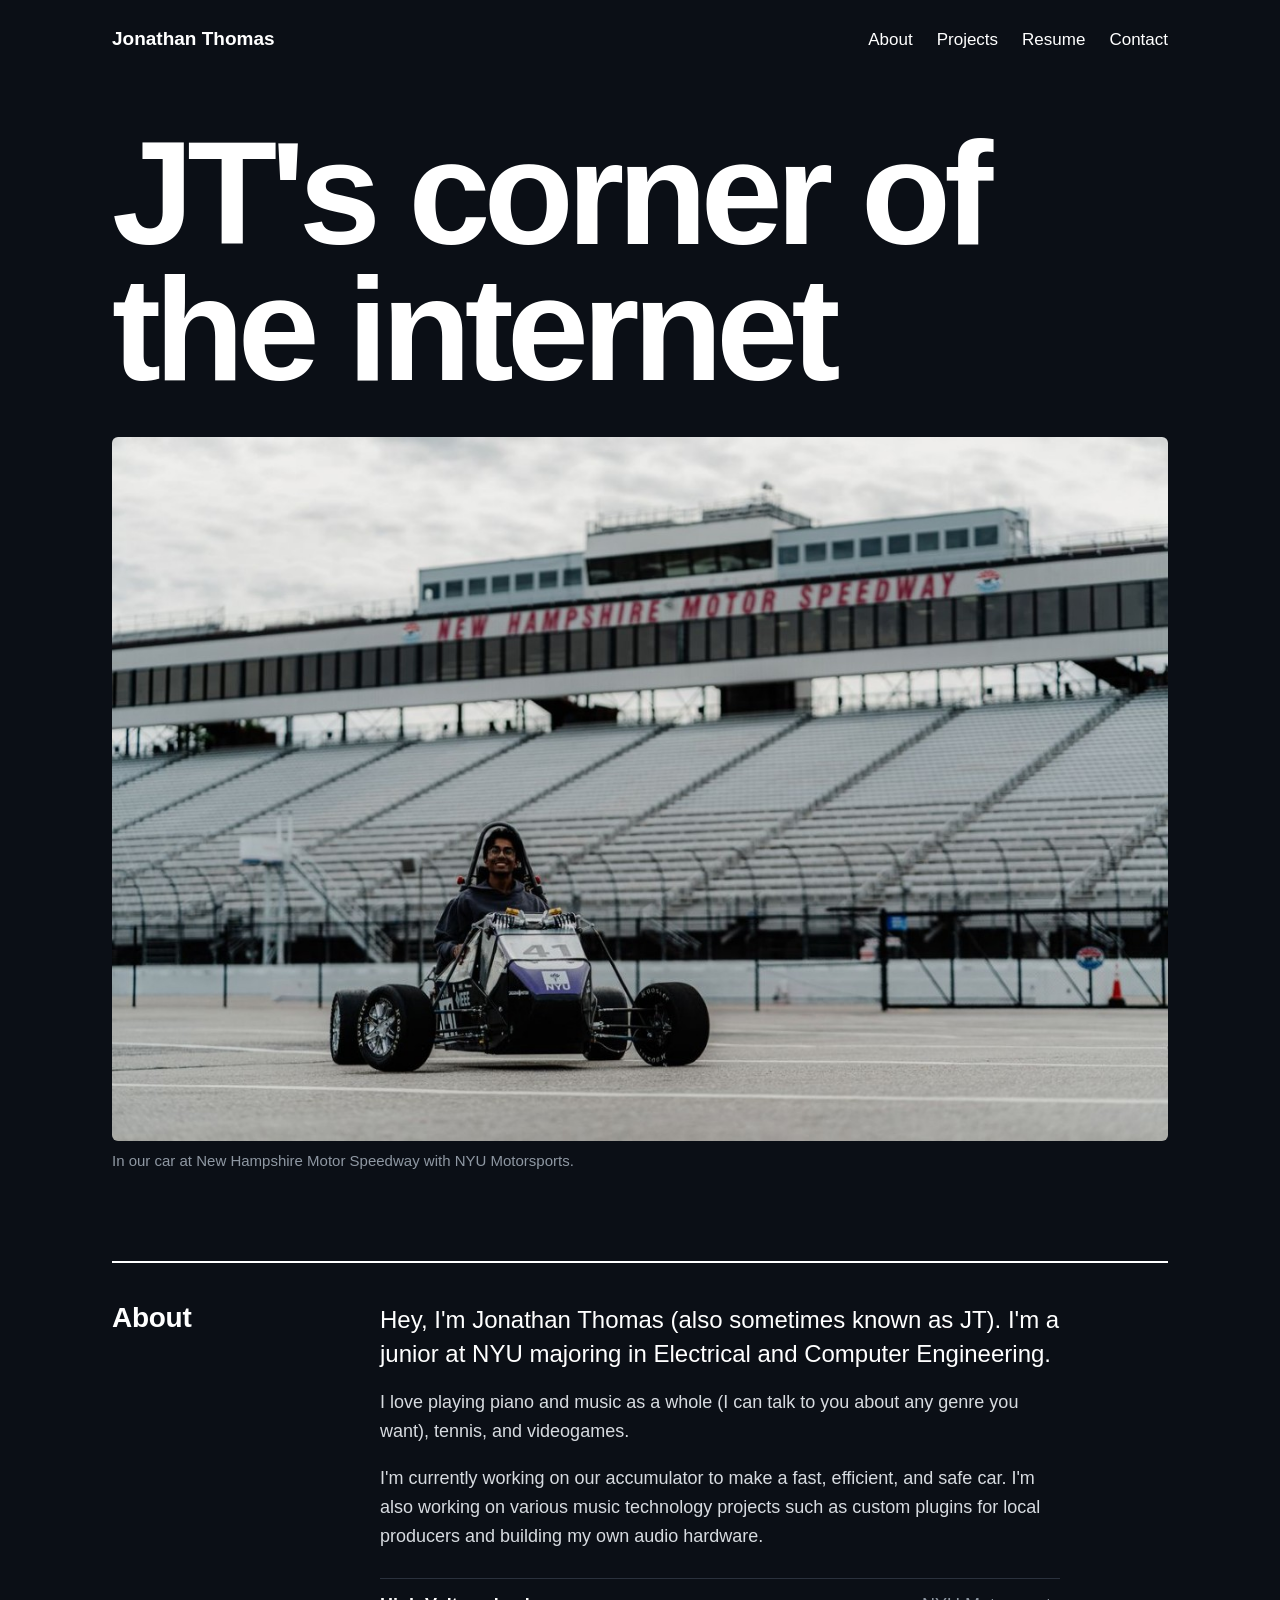
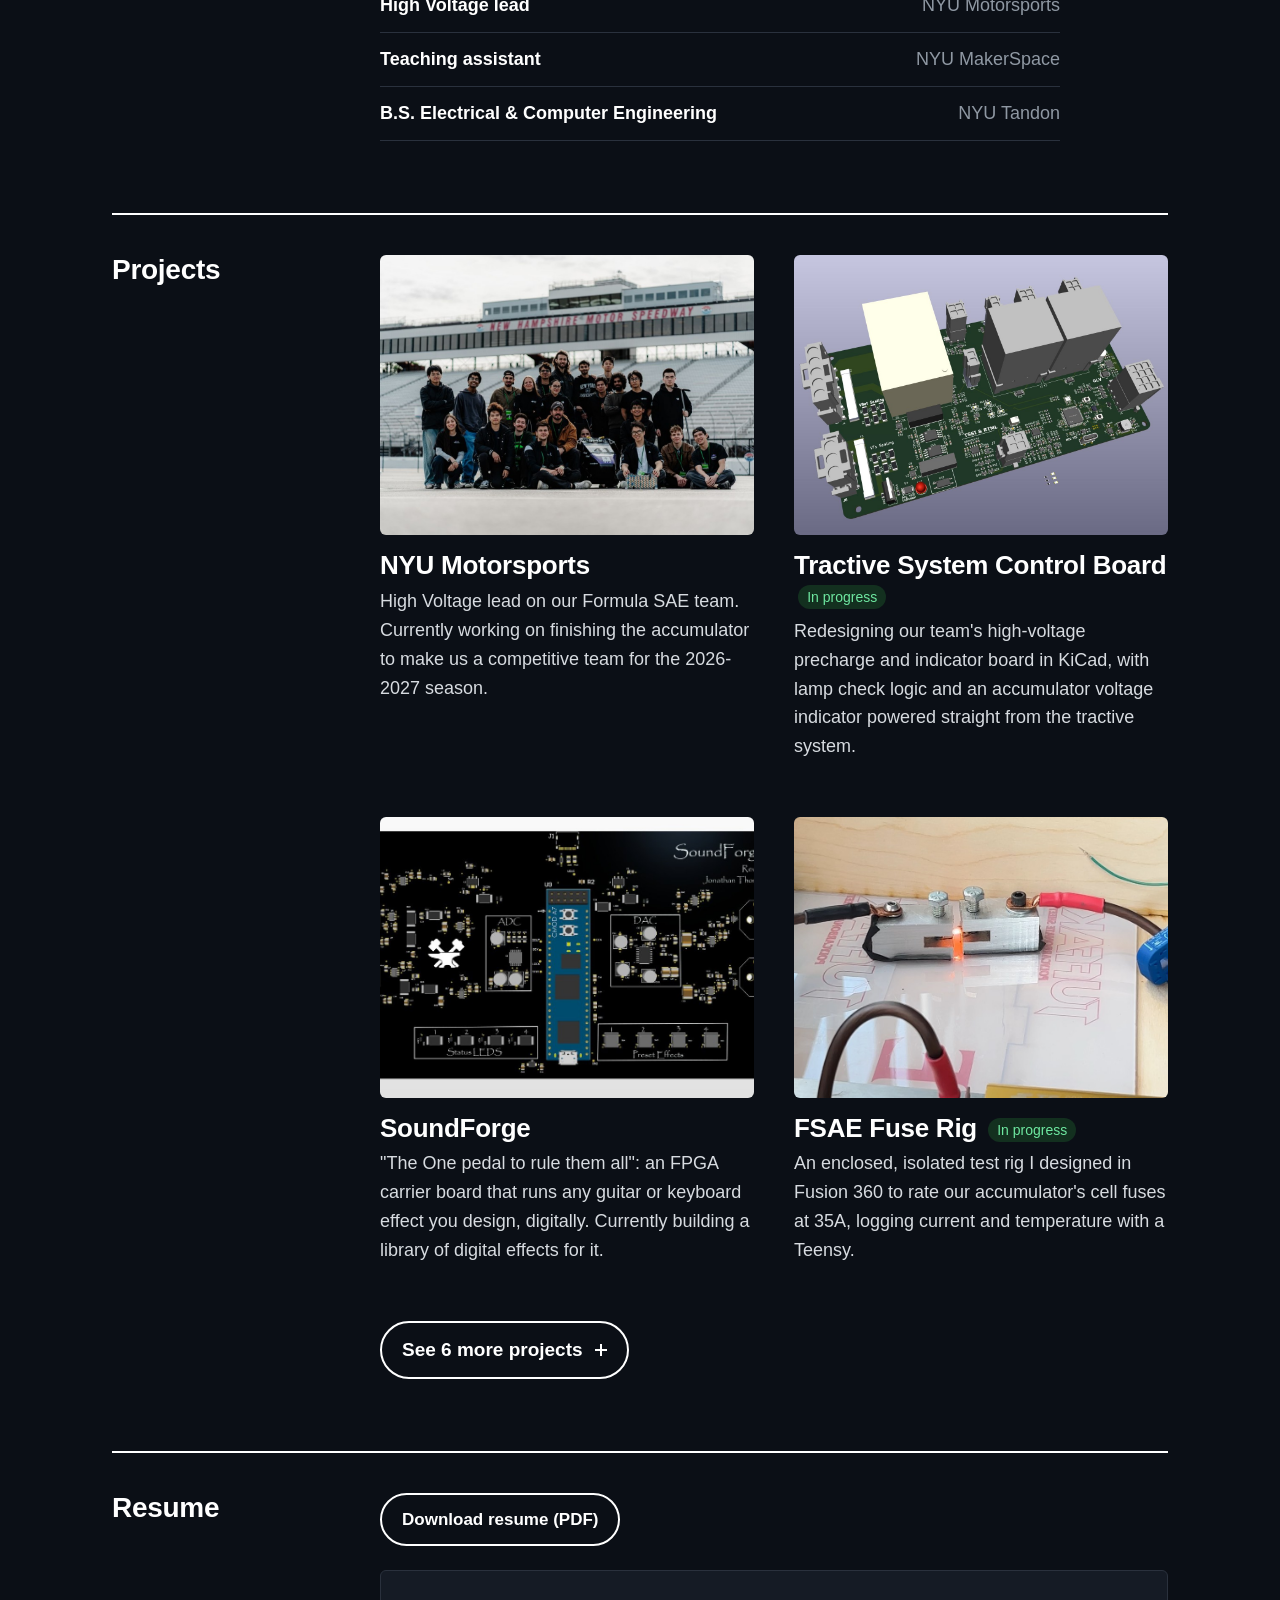
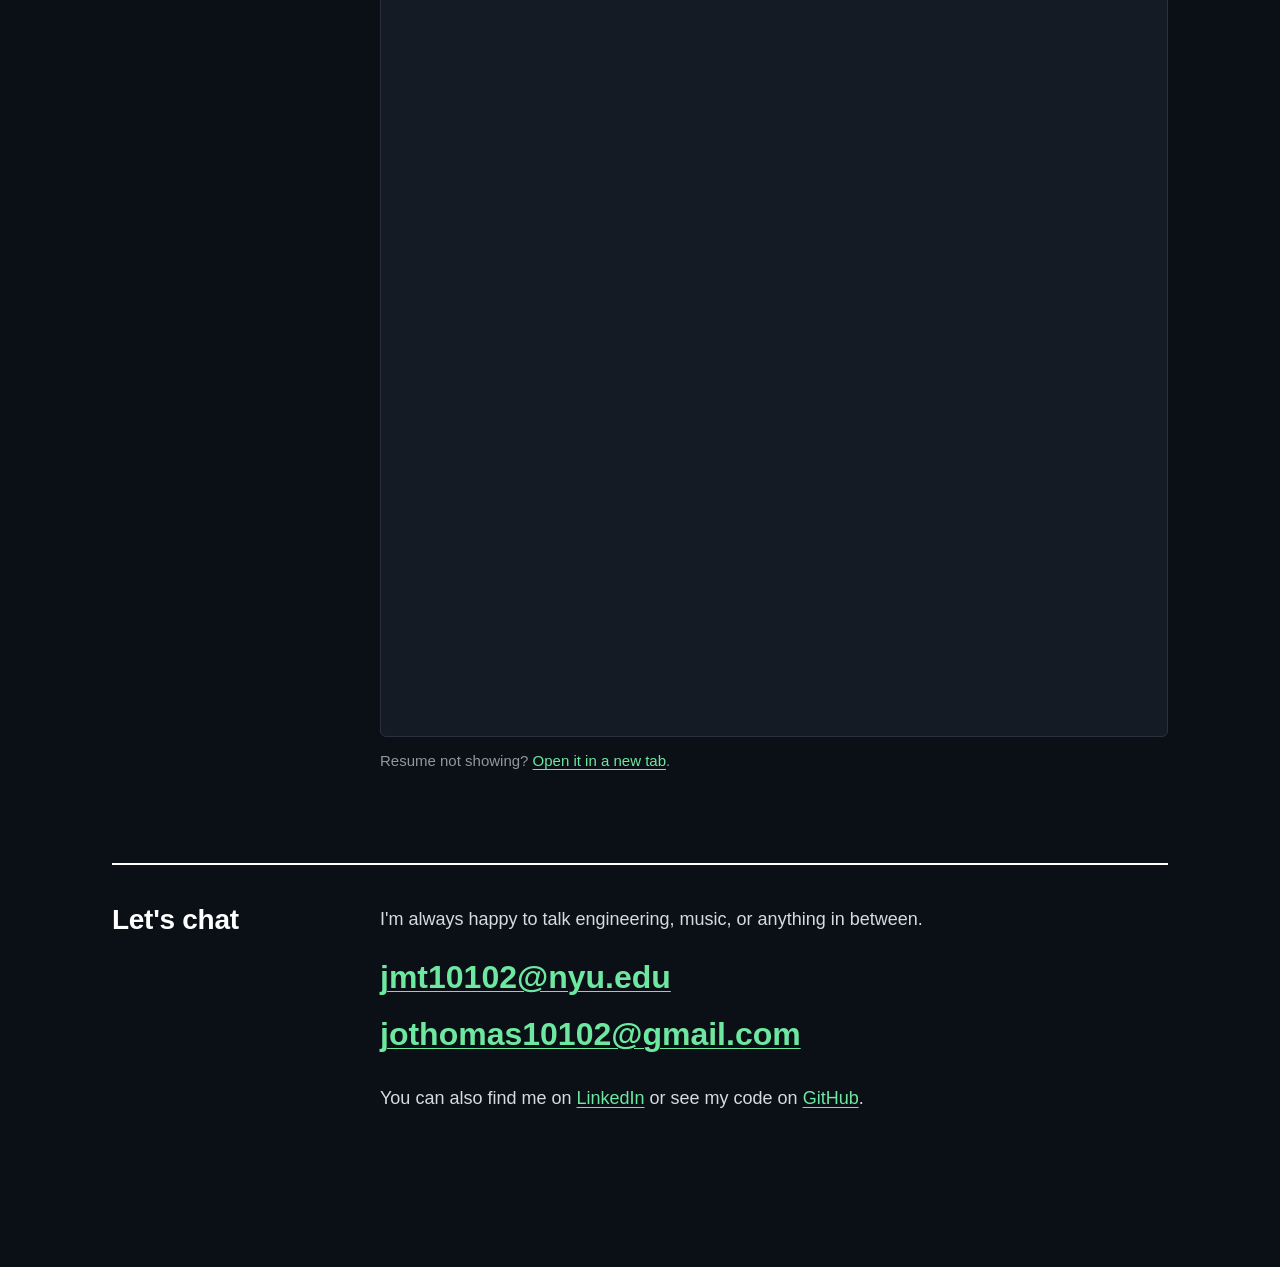
<file: index.html>
<!DOCTYPE html>
<!--
  ============================================================
  index.html  —  HOME PAGE
  Big headline, photo, About, Projects, Contact.
  Top projects are the <a class="project"> blocks inside
  <div class="projects">. Everything else sits inside the
  <details class="more"> box as <a class="mini"> blocks, hidden
  until someone clicks "See more projects". To move a project
  between the two, cut its block and change class="project"
  to class="mini" (or back). If you add or remove a mini, update
  the number in "See 6 more projects".
  Add <span class="tag">In progress</span> after a title to mark
  it as ongoing. Images go in the "assets" folder.
  ============================================================
-->
<html lang="en">
<head>
  <meta charset="UTF-8" />
  <meta name="viewport" content="width=device-width, initial-scale=1.0" />
  <title>JT's Corner of the Internet - ECE at NYU</title>
  <meta name="description" content="Jonathan Thomas (JT) — junior at NYU studying Electrical & Computer Engineering. High-voltage EV, audio hardware, FPGA, and embedded projects." />
  <meta property="og:title" content="JT's Corner of the Internet" />
  <meta property="og:description" content="ECE at NYU: high-voltage EV, audio hardware, FPGA, embedded systems." />
  <meta property="og:type" content="website" />
  <meta property="og:image" content="https://www.jonathan-thomas.net/assets/jt-motorsports.jpeg" />
  <link rel="stylesheet" href="style.css" />
</head>

<body>
  <div class="wrap">

    <header class="topbar">
      <a class="name" href="index.html">Jonathan Thomas</a>
      <nav aria-label="Main">
        <a href="#about">About</a>
        <a href="#projects">Projects</a>
        <a href="#resume">Resume</a>
        <a href="#contact">Contact</a>
      </nav>
    </header>

    <main>
      <h1 class="hero-title">JT's corner of the internet</h1>

      <figure class="hero-photo">
        <img src="assets/jt-motorsports.jpeg" alt="Jonathan sitting in the NYU Motorsports car, number 41, at New Hampshire Motor Speedway" />
        <figcaption>In our car at New Hampshire Motor Speedway with NYU Motorsports.</figcaption>
      </figure>

      <!-- ============ ABOUT ============ -->
      <section class="split" id="about">
        <h2>About</h2>
        <div>
          <p class="big">Hey, I'm Jonathan Thomas (also sometimes known as JT). I'm a junior at NYU majoring in Electrical and Computer Engineering.</p>
          <p>I love playing piano and music as a whole (I can talk to you about any genre you want), tennis, and videogames.</p>
          <p>I'm currently working on our accumulator to make a fast, efficient, and safe car. I'm also working on various music technology projects such as custom plugins for local producers and building my own audio hardware.</p>

          <ul class="now" aria-label="What I'm doing right now">
            <li><strong>High Voltage lead</strong><span>NYU Motorsports</span></li>
            <li><strong>Teaching assistant</strong><span>NYU MakerSpace</span></li>
            <li><strong>B.S. Electrical &amp; Computer Engineering</strong><span>NYU Tandon</span></li>
          </ul>
        </div>
      </section>

      <!-- ============ PROJECTS ============ -->
      <section class="split" id="projects">
        <h2>Projects</h2>
        <div>
        <div class="projects">

          <a class="project" href="nyu-motorsports.html">
            <img src="assets/fsae-team-2026.jpeg" alt="The NYU Motorsports team with the 2026 car" loading="lazy" />
            <h3>NYU Motorsports</h3>
            <p>High Voltage lead on our Formula SAE team. Currently working on finishing the accumulator to make us a competitive team for the 2026-2027 season.</p>
          </a>

          <a class="project" href="tractive-system-board.html">
            <img src="assets/tsc-board-3d.jpg" alt="3D render of the Tractive System Control Board" loading="lazy" />
            <h3>Tractive System Control Board <span class="tag">In progress</span></h3>
            <p>Redesigning our team's high-voltage precharge and indicator board in KiCad, with lamp check logic and an accumulator voltage indicator powered straight from the tractive system.</p>
          </a>

          <a class="project" href="soundforge.html">
            <img src="assets/sound-forge.jpg" alt="SoundForge FPGA carrier board render" loading="lazy" />
            <h3>SoundForge</h3>
            <p>"The One pedal to rule them all": an FPGA carrier board that runs any guitar or keyboard effect you design, digitally. Currently building a library of digital effects for it.</p>
          </a>

          <a class="project" href="fuse-rig.html">
            <img src="assets/fuse-glow.jpg" alt="A copper cell fuse glowing hot inside the fuse test rig" loading="lazy" />
            <h3>FSAE Fuse Rig <span class="tag">In progress</span></h3>
            <p>An enclosed, isolated test rig I designed in Fusion 360 to rate our accumulator's cell fuses at 35A, logging current and temperature with a Teensy.</p>
          </a>

        </div>

        <details class="more">
          <summary><span class="more-open">See 6 more projects</span><span class="more-close">Hide extra projects</span></summary>
          <div class="minis">

          <a class="mini" href="pcb-evolution.html">
            <img src="assets/pcb-collage.jpg" alt="Collage of my PCB designs" loading="lazy" />
            <h3>PCB Evolution</h3>
            <p>My journey learning board design in Altium, from a rough LED chaser to a BJT amplifier to an FPGA audio board.</p>
          </a>

          <a class="mini" href="electro-ta.html">
            <img src="assets/electrota-overview.jpeg" alt="Electro TA hardware setup" loading="lazy" />
            <h3>Electro TA</h3>
            <p>A live AI teaching agent that debugs hardware in real time, built for Gemini's Live Agent Challenge with an ESP32 and Arducam.</p>
          </a>

          <a class="mini" href="player-piano.html">
            <img src="assets/before-after-piano.jpg" alt="The roadside piano before and after repair" loading="lazy" />
            <h3>Automatic Player Piano <span class="tag">In progress</span></h3>
            <p>A roadside piano I'm refurbishing and automating into a self-playing "ghost" piano with MIDI-driven keys.</p>
          </a>

          <a class="mini" href="bitcrusher.html">
            <img src="assets/bitcrushervst.jpg" alt="BitCrusher plugin interface" loading="lazy" />
            <h3>BitCrusher Plugin</h3>
            <p>An audio VST I built for that classic videogame style sound.</p>
          </a>

          <a class="mini" href="tape-recorder.html">
            <img src="assets/taperecorder-vst.jpg" alt="Tape recorder plugin interface" loading="lazy" />
            <h3>Tape Recorder Plugin <span class="tag">In progress</span></h3>
            <p>A custom tape-recorder VST effect I'm building for a close friend and producer.</p>
          </a>

          <a class="mini" href="umbrella-deployer.html">
            <img src="assets/autoumbrelladeployer.jpg" alt="Automatic umbrella deployer prototype" loading="lazy" />
            <h3>Automatic Umbrella Deployer</h3>
            <p>My first-semester engineering project at NYU: an umbrella that deploys itself when it detects water.</p>
          </a>

          </div>
        </details>
        </div>
      </section>

      <!-- ============ RESUME ============ -->
      <section class="split" id="resume">
        <h2>Resume</h2>
        <div>
          <a class="button" href="assets/jonathan-thomas-november-resume.pdf" download>Download resume (PDF)</a>
          <div class="resume-frame">
            <iframe src="assets/jonathan-thomas-november-resume.pdf#navpanes=0&view=FitH" title="Jonathan Thomas resume" loading="lazy"></iframe>
          </div>
          <p class="resume-note">Resume not showing? <a href="assets/jonathan-thomas-november-resume.pdf">Open it in a new tab</a>.</p>
        </div>
      </section>

      <!-- ============ CONTACT ============ -->
      <section class="split" id="contact">
        <h2>Let's chat</h2>
        <div>
          <p>I'm always happy to talk engineering, music, or anything in between.</p>
          <p class="contact-lines">
            <a href="mailto:jmt10102@nyu.edu">jmt10102@nyu.edu</a><br />
            <a href="mailto:jothomas10102@gmail.com">jothomas10102@gmail.com</a>
          </p>
          <p>You can also find me on <a href="https://www.linkedin.com/in/jonathan-thomas10102">LinkedIn</a> or see my code on <a href="https://github.com/jothomas10102">GitHub</a>.</p>
        </div>
      </section>
    </main>


  </div>
</body>
</html>
</file>
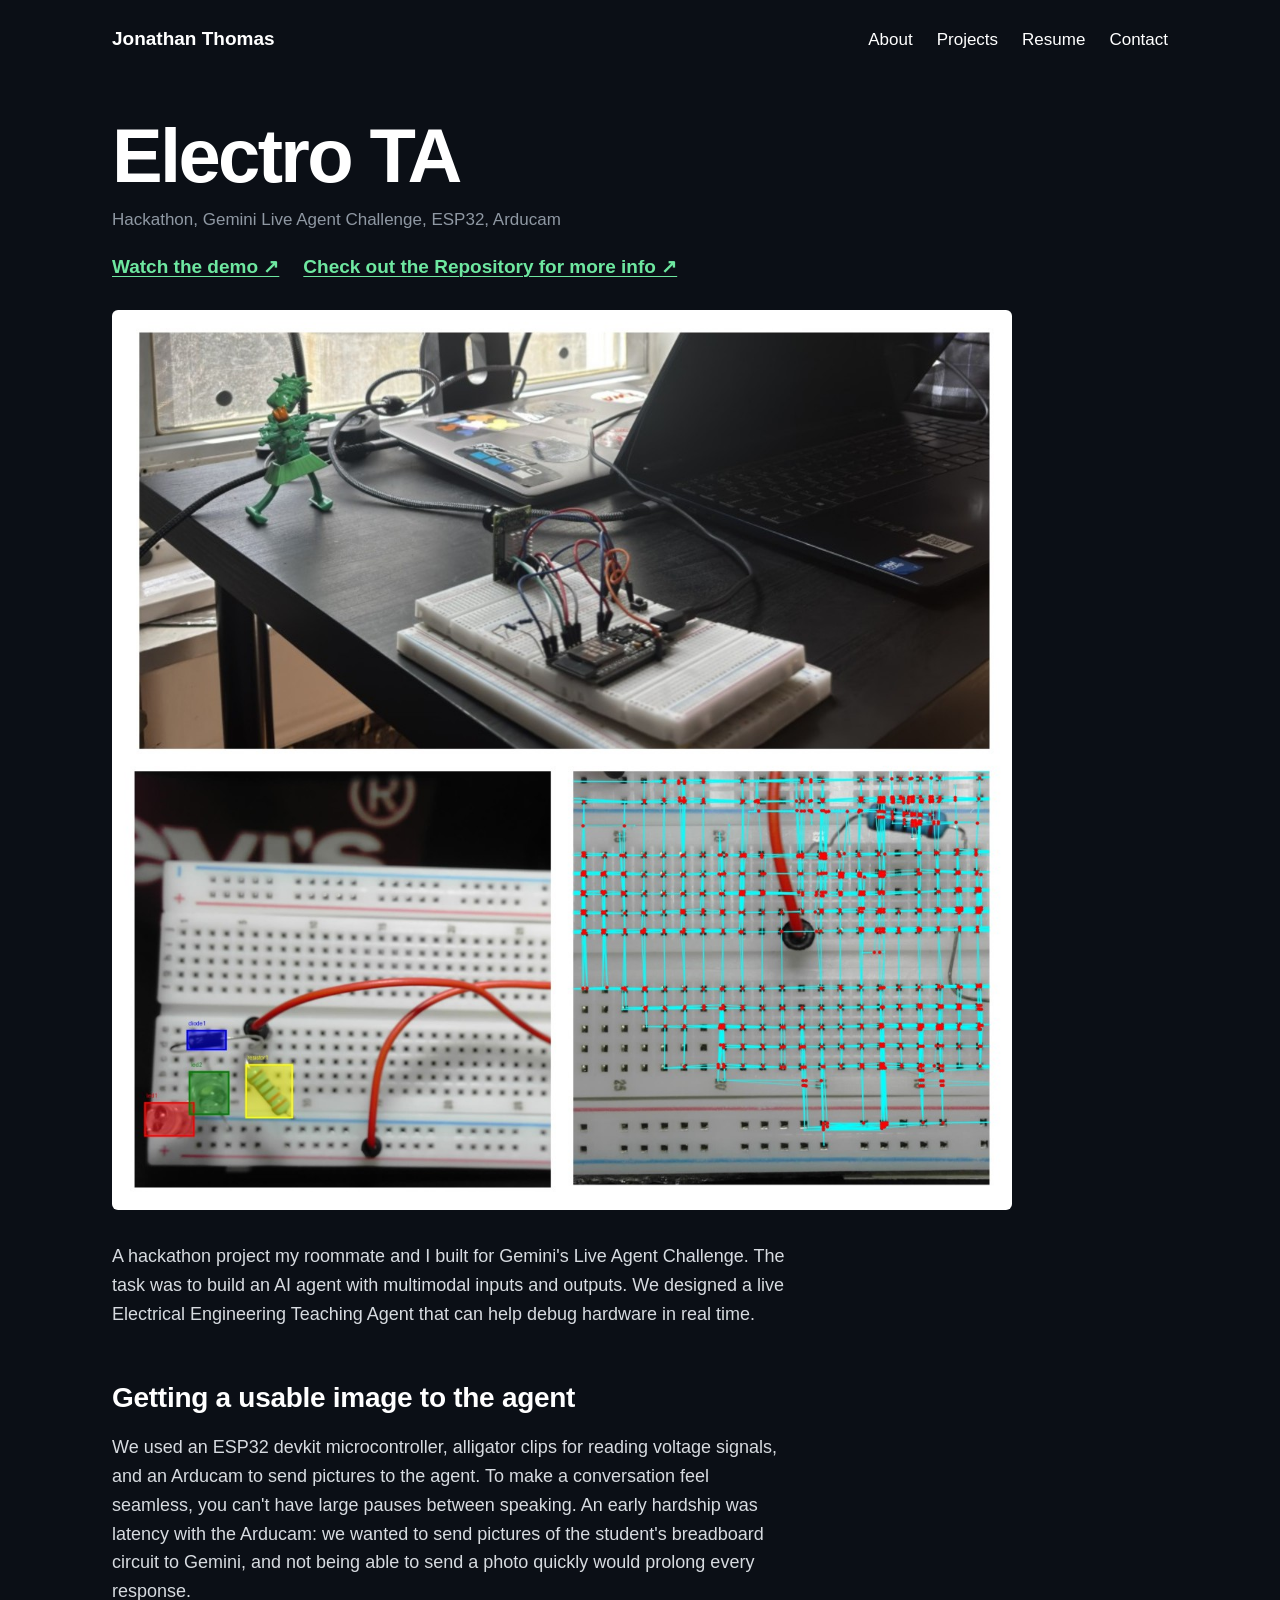
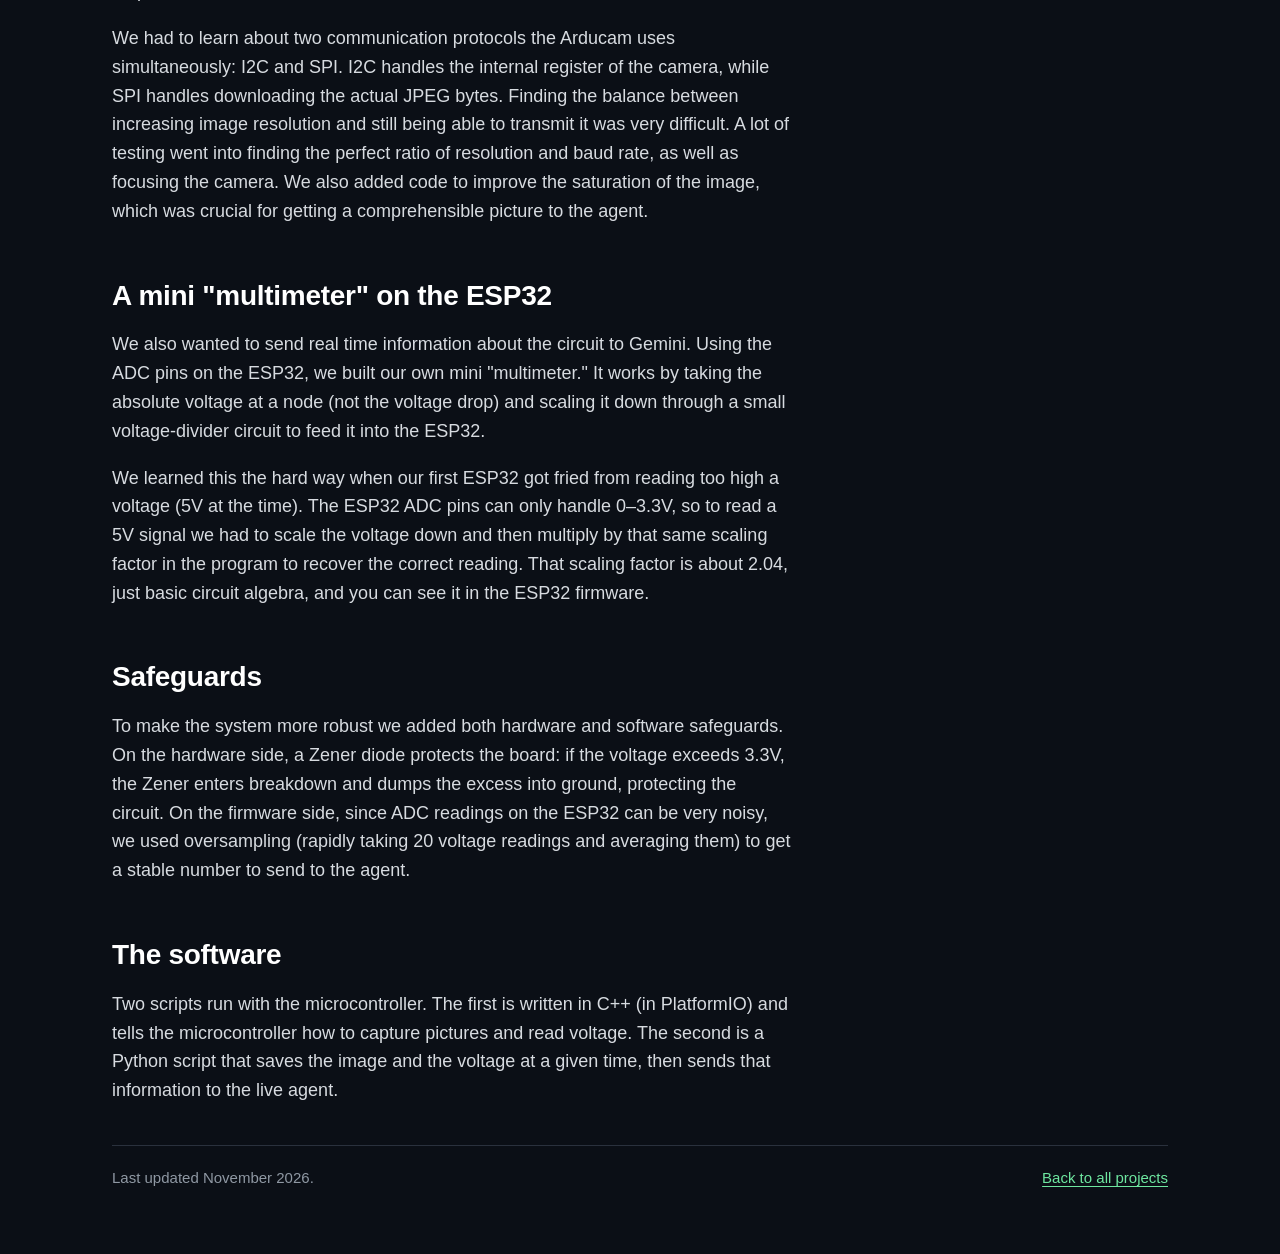
<file: electro-ta.html>
<!DOCTYPE html>
<!-- Detail page. To make another project page, copy this file, rename it, edit the content. -->
<html lang="en">
<head>
  <meta charset="UTF-8" />
  <meta name="viewport" content="width=device-width, initial-scale=1.0" />
  <title>Electro TA - JT</title>
  <meta name="description" content="A live Electrical Engineering Teaching Agent built for Gemini's Live Agent Challenge, using an ESP32 and Arducam over I2C and SPI." />
  <link rel="stylesheet" href="style.css" />
</head>
<body>
  <div class="wrap">
    <header class="topbar">
      <a class="name" href="index.html">Jonathan Thomas</a>
      <nav aria-label="Main">
        <a href="index.html#about">About</a>
        <a href="index.html#projects">Projects</a>
        <a href="index.html#resume">Resume</a>
        <a href="index.html#contact">Contact</a>
      </nav>
    </header>
  <main class="detail">
    <h1>Electro TA</h1>
    <p class="detail-meta">Hackathon, Gemini Live Agent Challenge, ESP32, Arducam</p>
    <div class="links">
      <a href="https://www.youtube.com/watch?v=KsgKGi3wAVk">Watch the demo ↗</a>
      <a href="https://github.com/erenmenges/ElectroTA">Check out the Repository for more info ↗</a>

    </div>

    <img class="hero-img" alt="The Electro TA hardware setup" src="assets/ElectroTaPanel.jpg" loading="lazy" />

    <p>A hackathon project my roommate and I built for Gemini's Live Agent Challenge. The task was to build an AI agent with multimodal inputs and outputs. We designed a live Electrical Engineering Teaching Agent that can help debug hardware in real time.</p>

    <h2>Getting a usable image to the agent</h2>
    <p>We used an ESP32 devkit microcontroller, alligator clips for reading voltage signals, and an Arducam to send pictures to the agent. To make a conversation feel seamless, you can't have large pauses between speaking. An early hardship was latency with the Arducam: we wanted to send pictures of the student's breadboard circuit to Gemini, and not being able to send a photo quickly would prolong every response.</p>
    <p>We had to learn about two communication protocols the Arducam uses simultaneously: I2C and SPI. I2C handles the internal register of the camera, while SPI handles downloading the actual JPEG bytes. Finding the balance between increasing image resolution and still being able to transmit it was very difficult. A lot of testing went into finding the perfect ratio of resolution and baud rate, as well as focusing the camera. We also added code to improve the saturation of the image, which was crucial for getting a comprehensible picture to the agent.</p>

    <h2>A mini "multimeter" on the ESP32</h2>
    <p>We also wanted to send real time information about the circuit to Gemini. Using the ADC pins on the ESP32, we built our own mini "multimeter." It works by taking the absolute voltage at a node (not the voltage drop) and scaling it down through a small voltage-divider circuit to feed it into the ESP32.</p>
    <p>We learned this the hard way when our first ESP32 got fried from reading too high a voltage (5V at the time). The ESP32 ADC pins can only handle 0–3.3V, so to read a 5V signal we had to scale the voltage down and then multiply by that same scaling factor in the program to recover the correct reading. That scaling factor is about 2.04, just basic circuit algebra, and you can see it in the ESP32 firmware.</p>

    <h2>Safeguards</h2>
    <p>To make the system more robust we added both hardware and software safeguards. On the hardware side, a Zener diode protects the board: if the voltage exceeds 3.3V, the Zener enters breakdown and dumps the excess into ground, protecting the circuit. On the firmware side, since ADC readings on the ESP32 can be very noisy, we used oversampling (rapidly taking 20 voltage readings and averaging them) to get a stable number to send to the agent.</p>

    <h2>The software</h2>
    <p>Two scripts run with the microcontroller. The first is written in C++ (in PlatformIO) and tells the microcontroller how to capture pictures and read voltage. The second is a Python script that saves the image and the voltage at a given time, then sends that information to the live agent.</p>

    <footer><span>Last updated November 2026.</span><a href="index.html">Back to all projects</a></footer>
  </main>
  </div>
</body>
</html>
</file>
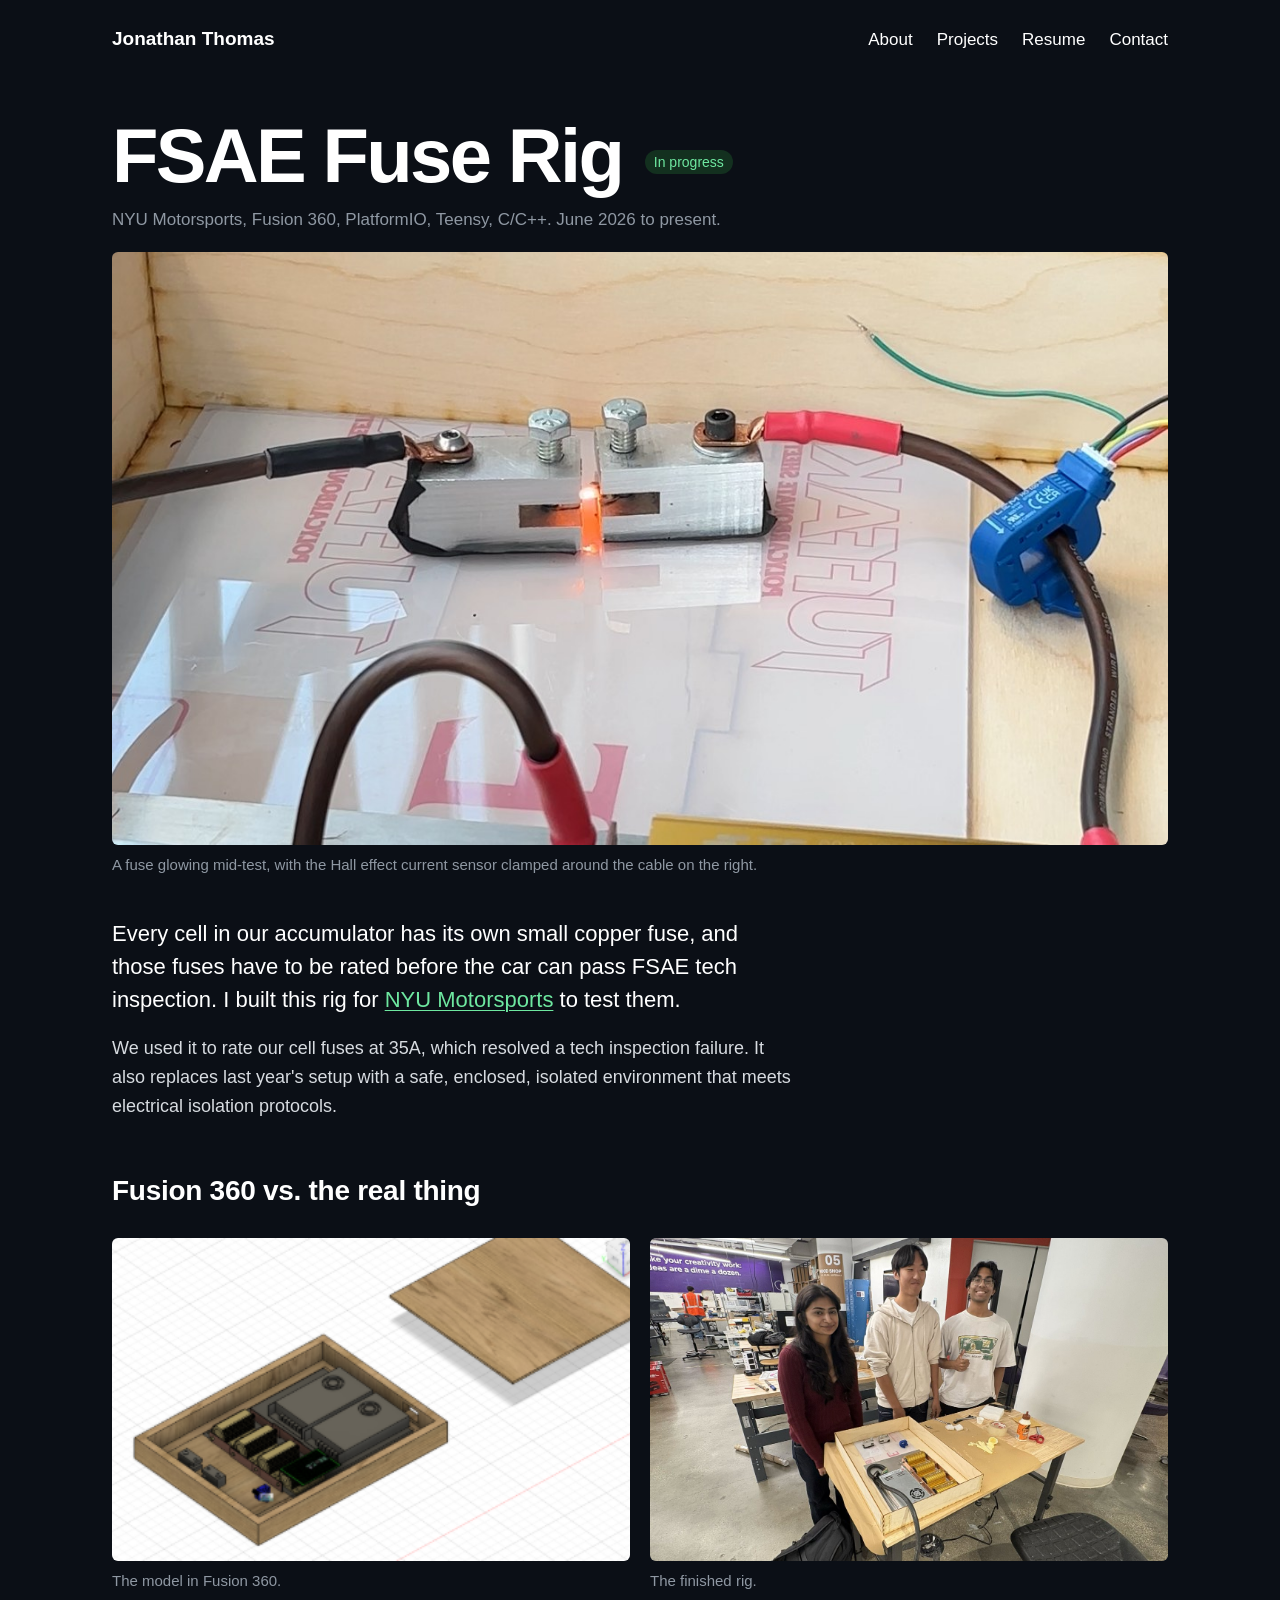
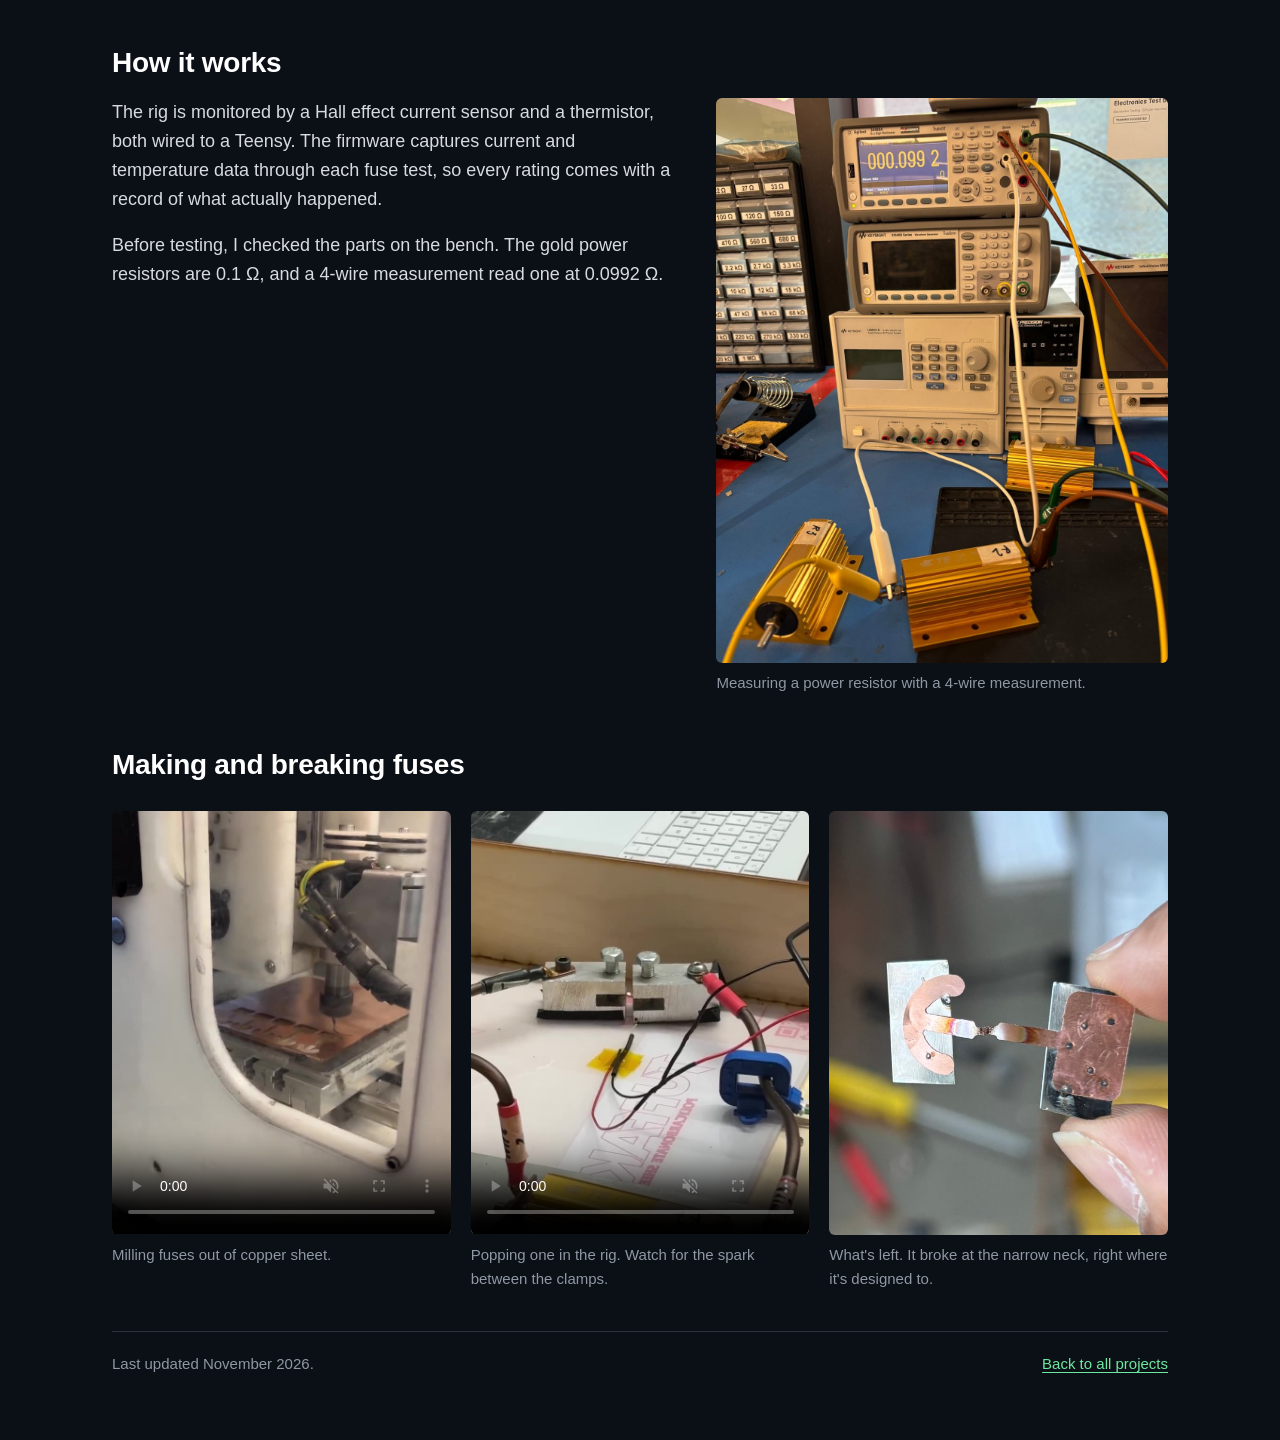
<file: fuse-rig.html>
<!DOCTYPE html>
<html lang="en">
<head>
  <meta charset="UTF-8" />
  <meta name="viewport" content="width=device-width, initial-scale=1.0" />
  <title>FSAE Fuse Rig - JT</title>
  <meta name="description" content="A copper fuse test rig for NYU Motorsports: an enclosed, isolated setup that rates accumulator cell fuses, monitored by a Teensy with a Hall effect current sensor and thermistor." />
  <meta property="og:image" content="https://www.jonathan-thomas.net/assets/fuse-glow.jpg" />
  <link rel="stylesheet" href="style.css" />
</head>
<body>
  <div class="wrap">
    <header class="topbar">
      <a class="name" href="index.html">Jonathan Thomas</a>
      <nav aria-label="Main">
        <a href="index.html#about">About</a>
        <a href="index.html#projects">Projects</a>
        <a href="index.html#resume">Resume</a>
        <a href="index.html#contact">Contact</a>
      </nav>
    </header>
  <main class="detail">
    <h1>FSAE Fuse Rig <span class="wip">In progress</span></h1>
    <p class="detail-meta">NYU Motorsports, Fusion 360, PlatformIO, Teensy, C/C++. June 2026 to present.</p>

    <figure class="wide">
      <img src="assets/fuse-glow.jpg" alt="A copper cell fuse glowing orange-hot between two aluminum clamps inside the rig, with a blue Hall effect current sensor clamped around the cable on the right" />
      <figcaption>A fuse glowing mid-test, with the Hall effect current sensor clamped around the cable on the right.</figcaption>
    </figure>

    <p class="lead">Every cell in our accumulator has its own small copper fuse, and those fuses have to be rated before the car can pass FSAE tech inspection. I built this rig for <a href="nyu-motorsports.html">NYU Motorsports</a> to test them.</p>

    <p>We used it to rate our cell fuses at 35A, which resolved a tech inspection failure. It also replaces last year's setup with a safe, enclosed, isolated environment that meets electrical isolation protocols.</p>

    <h2>Fusion 360 vs. the real thing</h2>

    <div class="pair same" style="--ar: 16 / 10;">
      <figure>
        <img src="assets/fuse-rig-cad.png" alt="Fusion 360 model of the fuse rig: an open wooden enclosure holding power resistors, boards and connectors, with its lid lifted off" loading="lazy" />
        <figcaption>The model in Fusion 360.</figcaption>
      </figure>
      <figure>
        <img style="object-position: 50% 35%;" src="assets/fuse-rig-team.jpg" alt="Jonathan and two others standing behind the finished fuse rig: a wooden box holding the power supply, gold power resistors and the fuse clamps" loading="lazy" />
        <figcaption>The finished rig.</figcaption>
      </figure>
    </div>

    <h2>How it works</h2>

    <div class="media-row">
      <div>
        <p>The rig is monitored by a Hall effect current sensor and a thermistor, both wired to a Teensy. The firmware captures current and temperature data through each fuse test, so every rating comes with a record of what actually happened.</p>
        <p>Before testing, I checked the parts on the bench. The gold power resistors are 0.1&nbsp;Ω, and a 4-wire measurement read one at 0.0992&nbsp;Ω.</p>
      </div>
      <figure>
        <img style="object-position: 50% 30%;" src="assets/fuse-rig-bench.jpg" alt="Two gold power resistors labeled R2 and R3 on a bench, wired to a Keysight multimeter showing a 4-wire resistance of 0.0992 ohms" loading="lazy" />
        <figcaption>Measuring a power resistor with a 4-wire measurement.</figcaption>
      </figure>
    </div>

    <h2>Making and breaking fuses</h2>

    <div class="pair trio same" style="--ar: 4 / 5;">
      <figure>
        <video src="assets/fuse-milling.mp4" poster="assets/fuse-milling-poster.jpg"
               autoplay muted loop playsinline controls preload="metadata"
               aria-label="A CNC mill cutting fuse shapes out of copper sheet"></video>
        <figcaption>Milling fuses out of copper sheet.</figcaption>
      </figure>
      <figure>
        <video src="assets/fuse-pop.mp4" poster="assets/fuse-pop-poster.jpg"
               autoplay muted loop playsinline controls preload="metadata"
               aria-label="A copper fuse in the rig heating up and popping with a small spark"></video>
        <figcaption>Popping one in the rig. Watch for the spark between the clamps.</figcaption>
      </figure>
      <figure>
        <img src="assets/fuse-after-test.jpg" alt="A copper cell fuse held between two fingers, broken at its heat-discolored narrow neck after a test" loading="lazy" />
        <figcaption>What's left. It broke at the narrow neck, right where it's designed to.</figcaption>
      </figure>
    </div>

    <footer><span>Last updated November 2026.</span><a href="index.html">Back to all projects</a></footer>
  </main>
  </div>
</body>
</html>
</file>
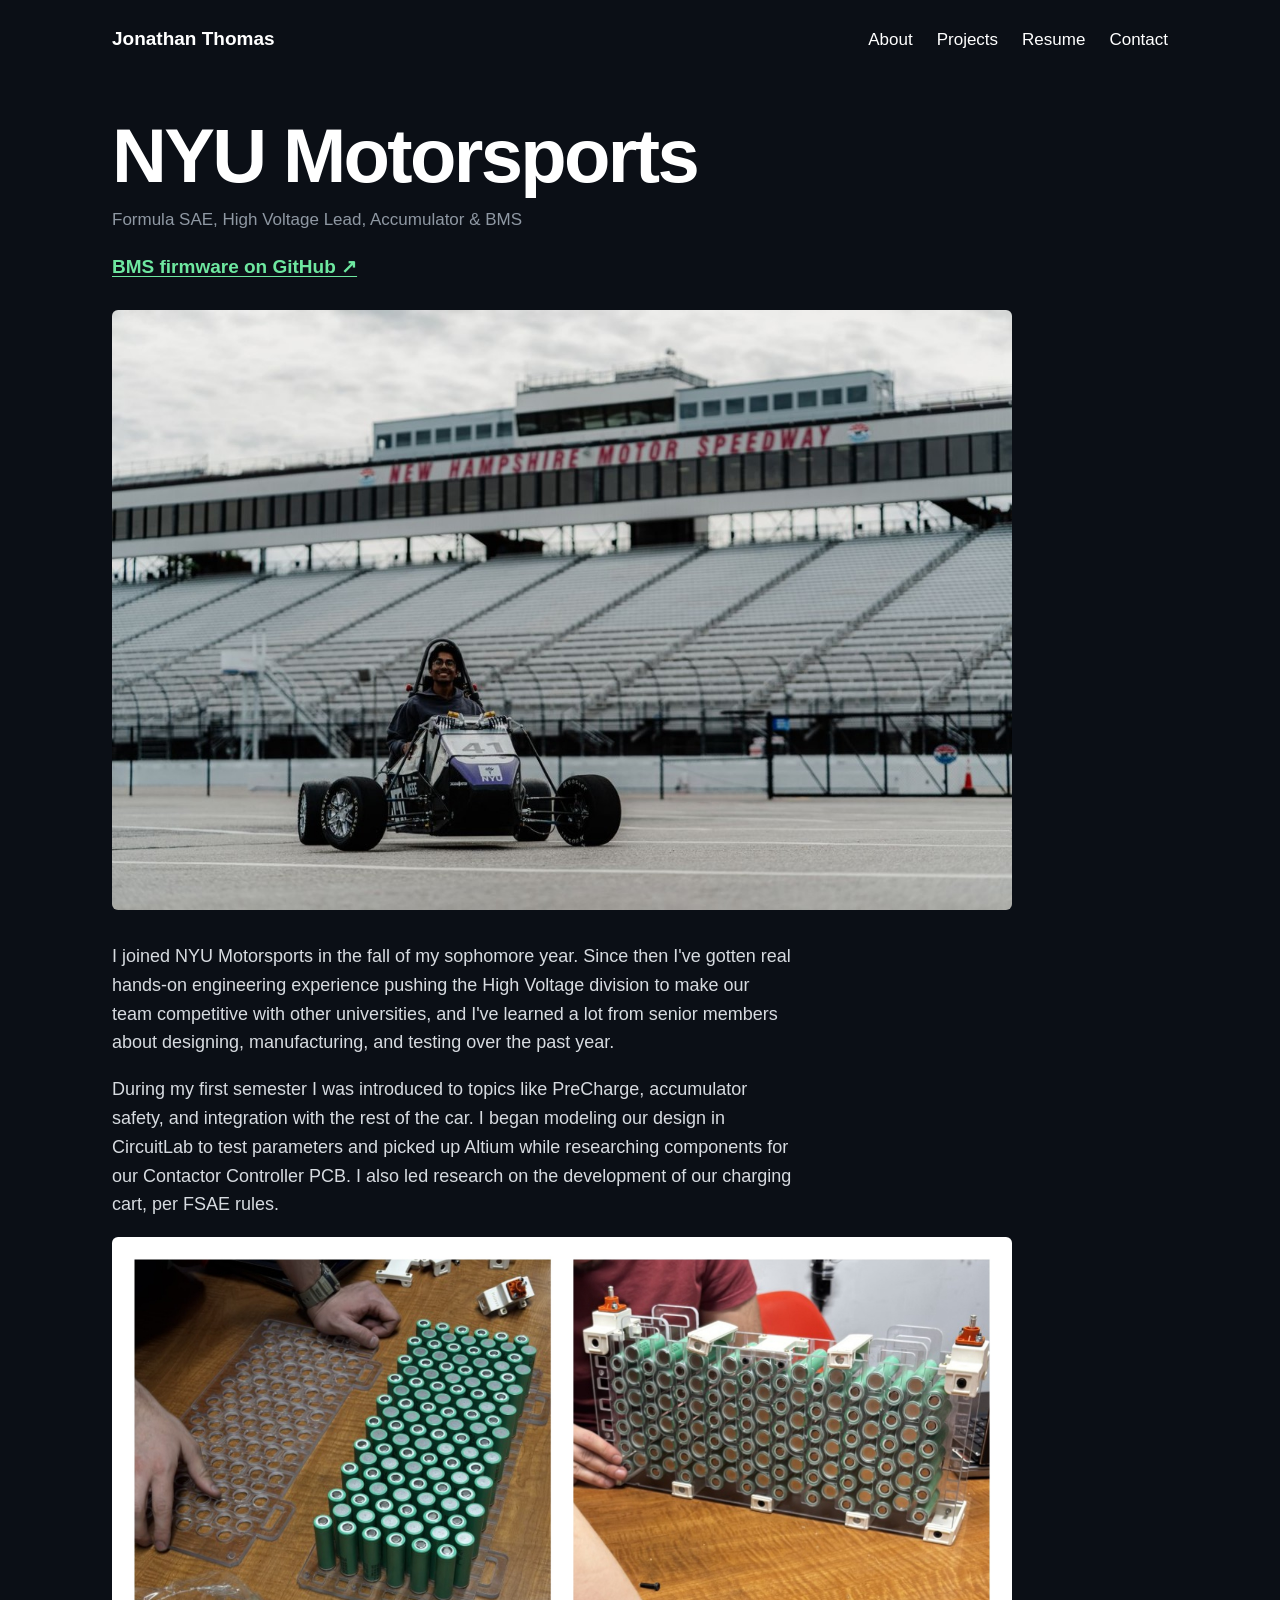
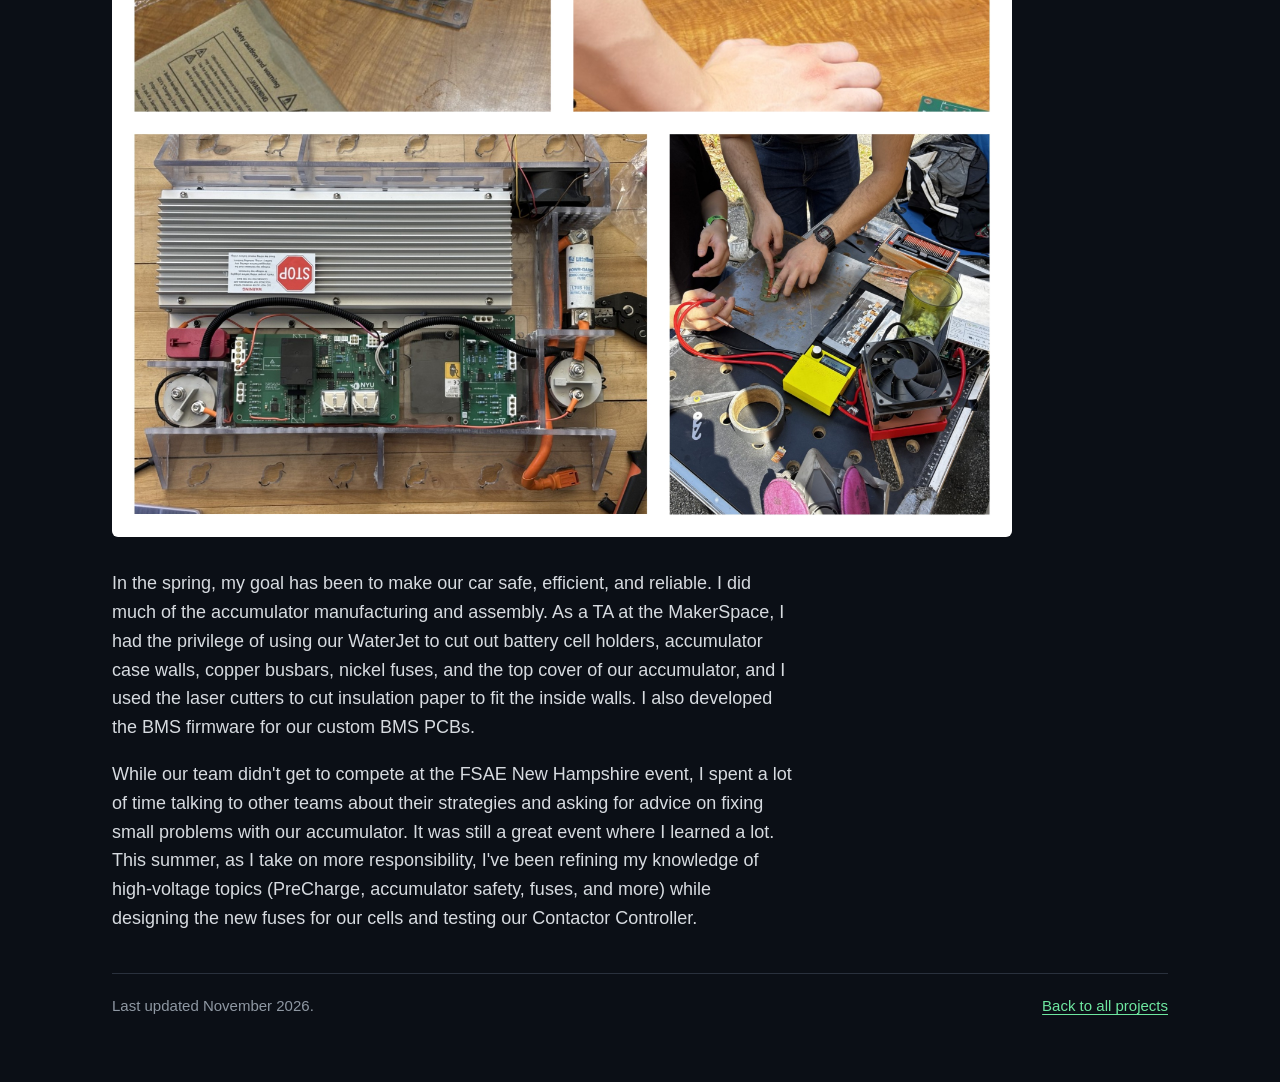
<file: nyu-motorsports.html>
<!DOCTYPE html>
<html lang="en">
<head>
  <meta charset="UTF-8" />
  <meta name="viewport" content="width=device-width, initial-scale=1.0" />
  <title>NYU Motorsports - JT</title>
  <meta name="description" content="High Voltage lead on NYU's Formula SAE team: currently working accumulator design and all things High Voltage related." />
  <link rel="stylesheet" href="style.css" />
</head>
<body>
  <div class="wrap">
    <header class="topbar">
      <a class="name" href="index.html">Jonathan Thomas</a>
      <nav aria-label="Main">
        <a href="index.html#about">About</a>
        <a href="index.html#projects">Projects</a>
        <a href="index.html#resume">Resume</a>
        <a href="index.html#contact">Contact</a>
      </nav>
    </header>
  <main class="detail">
    <h1>NYU Motorsports</h1>
    <p class="detail-meta">Formula SAE, High Voltage Lead, Accumulator &amp; BMS</p>
    <div class="links">
      <a href="https://github.com/NYU-Formula-SAE-Electronics/BMS-Teensy-Firmware">BMS firmware on GitHub ↗</a>
    </div>

    <img class="hero-img" alt="NYU Motorsports accumulator"
         src="assets/jt-motorsports.jpeg" loading ="lazy"/>

    <p>I joined NYU Motorsports in the fall of my sophomore year. Since then I've gotten real hands-on engineering experience pushing the High Voltage division to make our team competitive with other universities, and I've learned a lot from senior members about designing, manufacturing, and testing over the past year.</p>

    <p>During my first semester I was introduced to topics like PreCharge, accumulator safety, and integration with the rest of the car. I began modeling our design in CircuitLab to test parameters and picked up Altium while researching components for our Contactor Controller PCB. I also led research on the development of our charging cart, per FSAE rules.</p>
    <img class="hero-img" alt="NYU Motorsports accumulator"
         src="assets/motorsports-collage.jpg" loading ="lazy"/>
    <p>In the spring, my goal has been to make our car safe, efficient, and reliable. I did much of the accumulator manufacturing and assembly. As a TA at the MakerSpace, I had the privilege of using our WaterJet to cut out battery cell holders, accumulator case walls, copper busbars, nickel fuses, and the top cover of our accumulator, and I used the laser cutters to cut insulation paper to fit the inside walls. I also developed the BMS firmware for our custom BMS PCBs.</p>

    <p>While our team didn't get to compete at the FSAE New Hampshire event, I spent a lot of time talking to other teams about their strategies and asking for advice on fixing small problems with our accumulator. It was still a great event where I learned a lot. This summer, as I take on more responsibility, I've been refining my knowledge of high-voltage topics (PreCharge, accumulator safety, fuses, and more) while designing the new fuses for our cells and testing our Contactor Controller.</p>

    <footer><span>Last updated November 2026.</span><a href="index.html">Back to all projects</a></footer>
  </main>
  </div>
</body>
</html>
</file>
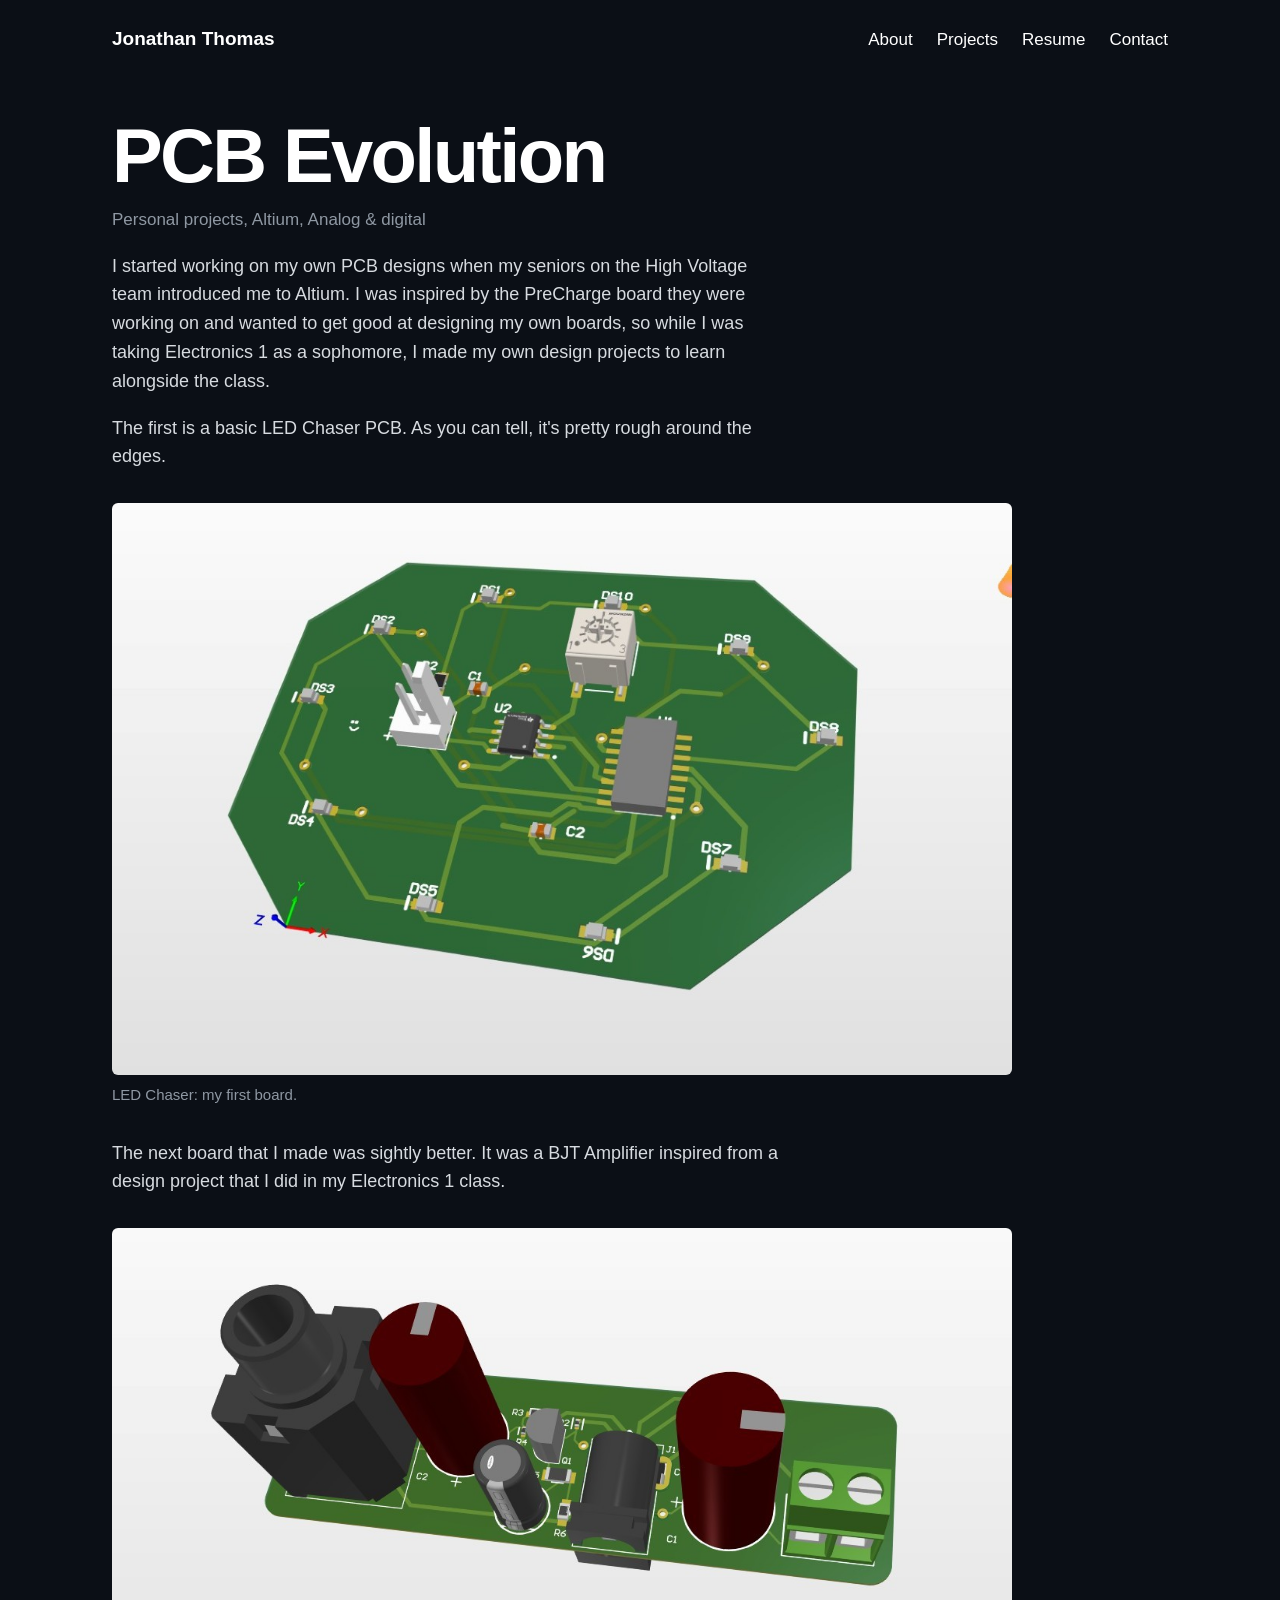
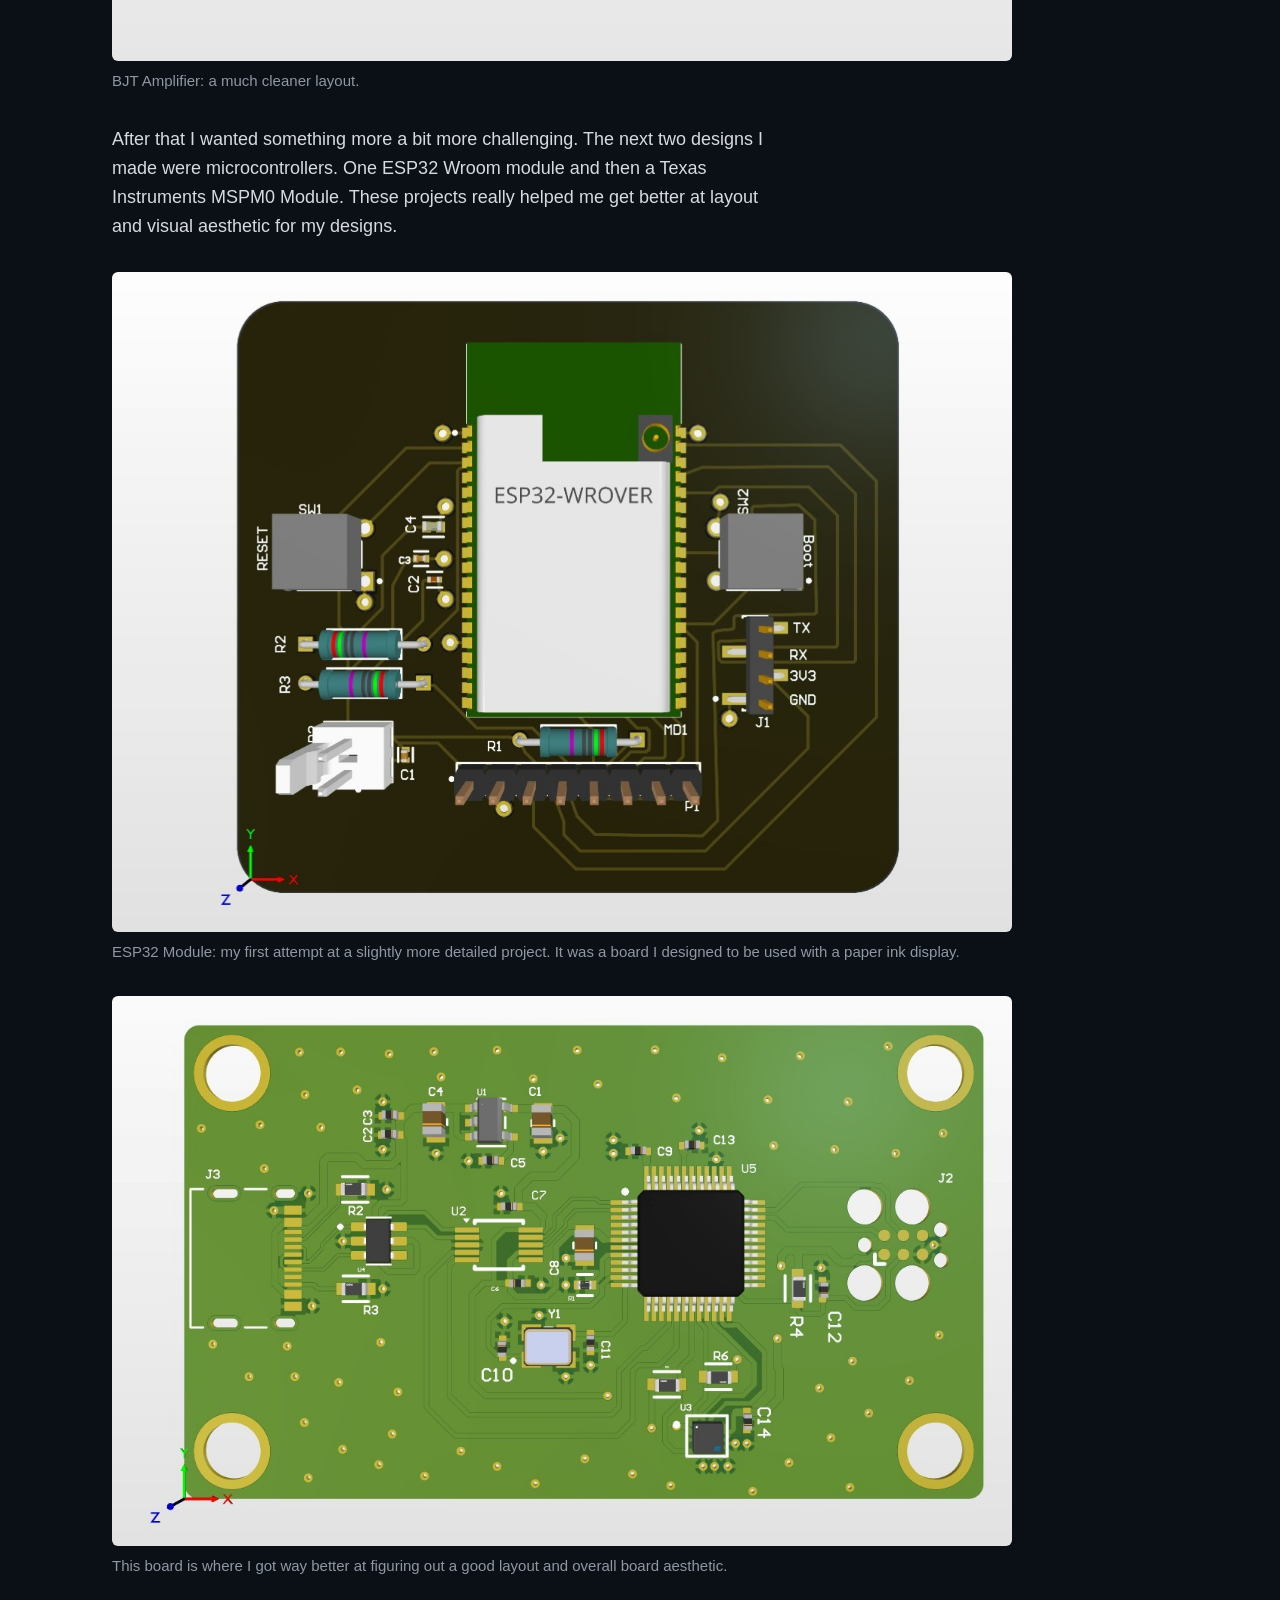
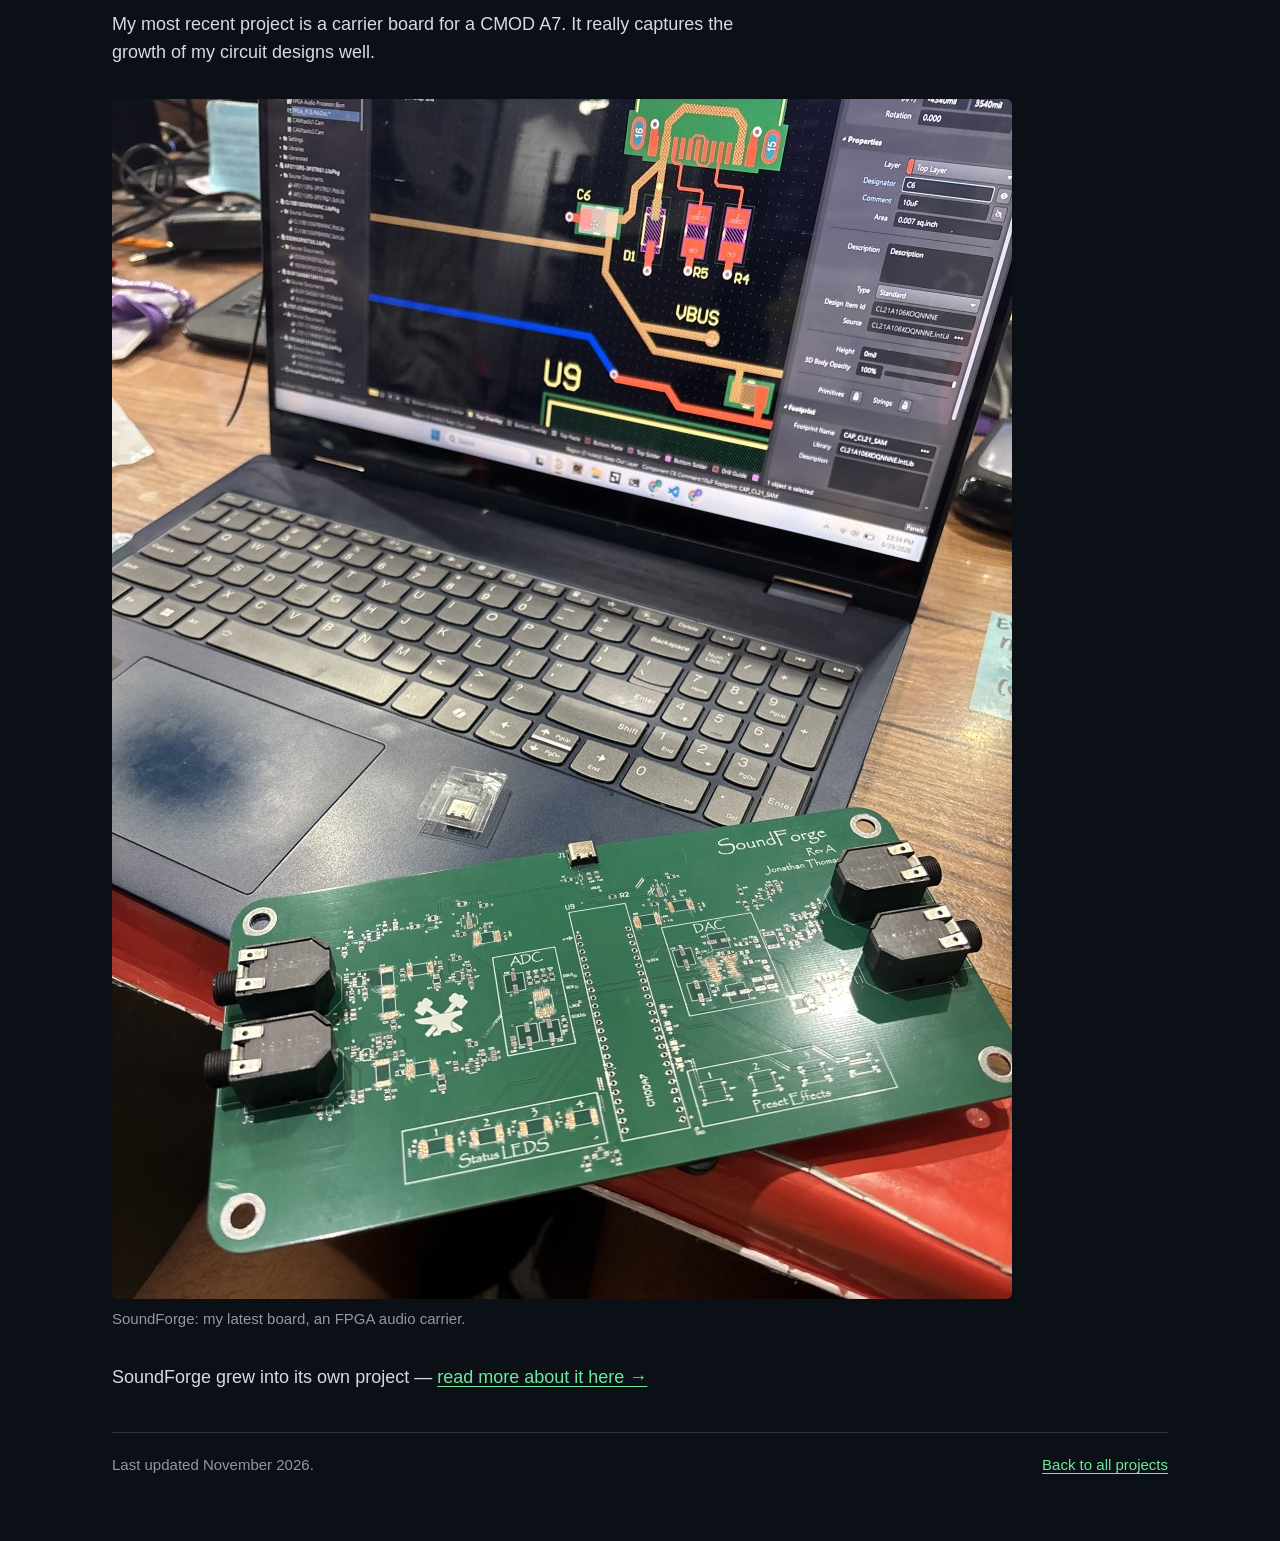
<file: pcb-evolution.html>
<!DOCTYPE html>
<html lang="en">
<head>
  <meta charset="UTF-8" />
  <meta name="viewport" content="width=device-width, initial-scale=1.0" />
  <title>PCB Evolution - JT</title>
  <meta name="description" content="Learning PCB design in Altium: my journey from a rough LED chaser all th way to an FPGA audio carrier board." />
  <link rel="stylesheet" href="style.css" />
</head>
<body>
  <div class="wrap">
    <header class="topbar">
      <a class="name" href="index.html">Jonathan Thomas</a>
      <nav aria-label="Main">
        <a href="index.html#about">About</a>
        <a href="index.html#projects">Projects</a>
        <a href="index.html#resume">Resume</a>
        <a href="index.html#contact">Contact</a>
      </nav>
    </header>
  <main class="detail">
    <h1>PCB Evolution</h1>
    <p class="detail-meta">Personal projects, Altium, Analog &amp; digital</p>

    <p>I started working on my own PCB designs when my seniors on the High Voltage team introduced me to Altium. I was inspired by the PreCharge board they were working on and wanted to get good at designing my own boards, so while I was taking Electronics 1 as a sophomore, I made my own design projects to learn alongside the class.</p>

    <p>The first is a basic LED Chaser PCB. As you can tell, it's pretty rough around the edges.</p>

<figure>
      <img alt="LED Chaser PCB" src="assets/led-chaser.jpg" loading="lazy" />
      <figcaption>LED Chaser: my first board.</figcaption>
    </figure>
<p>The next board that I made was sightly better. It was a BJT Amplifier inspired from a design project that I did in my Electronics 1 class.  </p>
    <figure>
      <img alt="BJT Amplifier PCB" src="assets/bjt-amplifier.jpg" loading="lazy" />
      <figcaption>BJT Amplifier: a much cleaner layout.</figcaption>
    </figure>
<p>After that I wanted something more a bit more challenging. The next two designs I made were microcontrollers. One ESP32 Wroom module and then a Texas Instruments MSPM0 Module. These projects really helped me get better at layout and visual aesthetic for my designs.</p>
    <figure>
      <img alt="ESP32 Wroom Module" src="assets/esp32-microcontroller.jpg" loading="lazy" />
      <figcaption>ESP32 Module: my first attempt at a slightly more detailed project. It was a board I designed to be used with a paper ink display.</figcaption>
    </figure>

    <figure>
      <img alt="Texas Instruments MSPM0 MCU" src="assets/MCU.jpg" loading="lazy" />
      <figcaption>This board is where I got way better at figuring out a good layout and overall board aesthetic.</figcaption>
    </figure>
  <p>My most recent project is a carrier board for a CMOD A7. It really captures the growth of my circuit designs well. </p>
    <figure>
      <img alt="SoundForge FPGA carrier board" src="assets/soundforge-irl.jpeg" loading="lazy" />
      <figcaption>SoundForge: my latest board, an FPGA audio carrier.</figcaption>
    </figure>

    <p>SoundForge grew into its own project — <a href="soundforge.html">read more about it here →</a></p>
    <footer><span>Last updated November 2026.</span><a href="index.html">Back to all projects</a></footer>
  </main>
  </div>
</body>
</html>
</file>
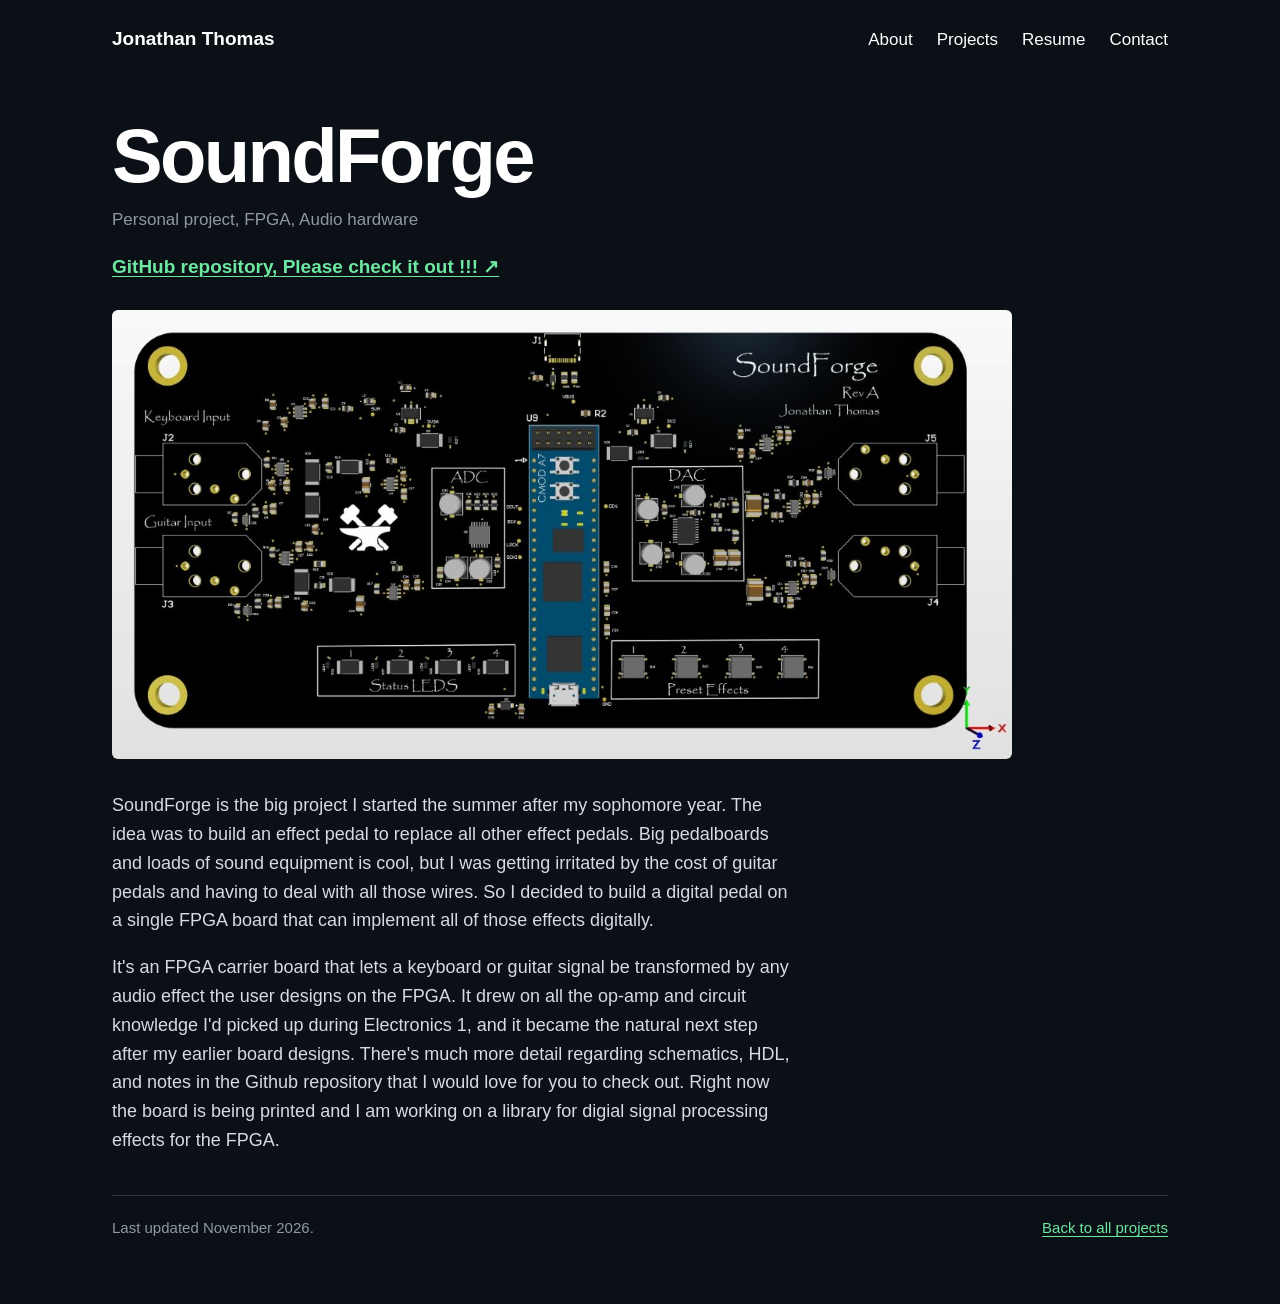
<file: soundforge.html>
<!DOCTYPE html>
<html lang="en">
<head>
  <meta charset="UTF-8" />
  <meta name="viewport" content="width=device-width, initial-scale=1.0" />
  <title>SoundForge - JT</title>
  <meta name="description" content="An FPGA carrier board that runs any guitar or keyboard effect you design — one digital pedal instead of a whole pedalboard." />
  <link rel="stylesheet" href="style.css" />
</head>
<body>
  <div class="wrap">
    <header class="topbar">
      <a class="name" href="index.html">Jonathan Thomas</a>
      <nav aria-label="Main">
        <a href="index.html#about">About</a>
        <a href="index.html#projects">Projects</a>
        <a href="index.html#resume">Resume</a>
        <a href="index.html#contact">Contact</a>
      </nav>
    </header>
  <main class="detail">
    <h1>SoundForge</h1>
    <p class="detail-meta">Personal project, FPGA, Audio hardware</p>
    <div class="links">
      <a href="https://github.com/jothomas10102/SoundForge">GitHub repository, Please check it out !!! ↗</a>
    </div>

    <img class="hero-img" alt="SoundForge FPGA carrier board"
         src="assets/sound-forge.jpg" loading="lazy" />

    <p>SoundForge is the big project I started the summer after my sophomore year. The idea was to build an effect pedal to replace all other effect pedals. Big pedalboards and loads of sound equipment is cool, but I was getting irritated by the cost of guitar pedals and having to deal with all those wires. So I decided to build a digital pedal on a single FPGA board that can implement all of those effects digitally.</p>

    <p>It's an FPGA carrier board that lets a keyboard or guitar signal be transformed by any audio effect the user designs on the FPGA. It drew on all the op-amp and circuit knowledge I'd picked up during Electronics 1, and it became the natural next step after my earlier board designs. There's much more detail regarding schematics, HDL, and notes in the Github repository that I would love for you to check out. Right now the board is being printed and I am working on a library for digial signal processing effects for the FPGA. </p>

    <footer><span>Last updated November 2026.</span><a href="index.html">Back to all projects</a></footer>
  </main>
  </div>
</body>
</html>
</file>
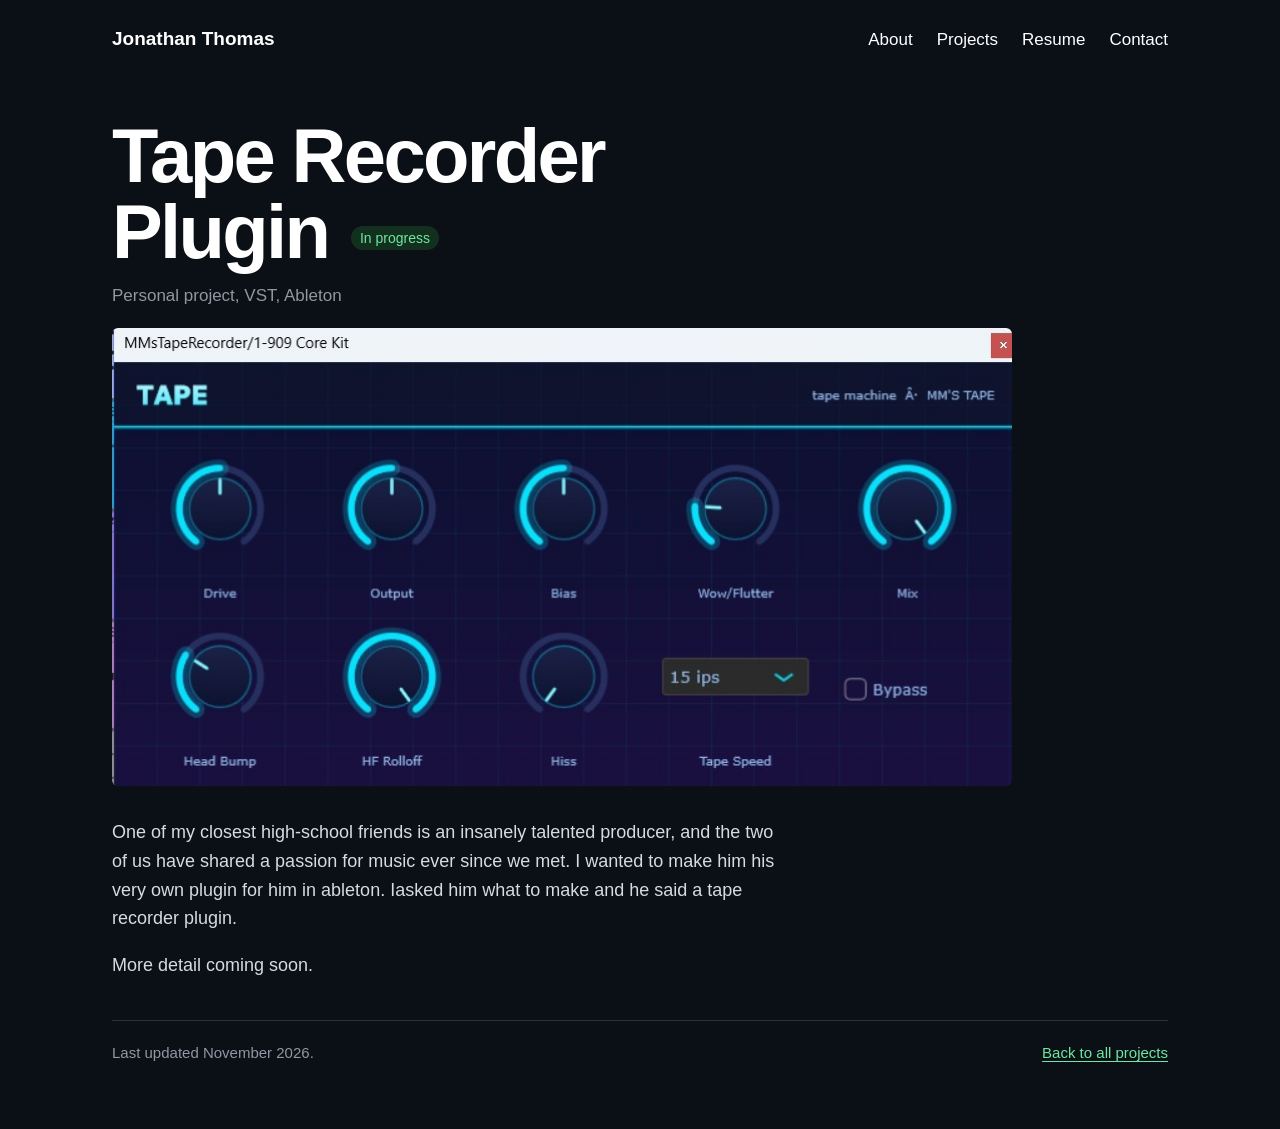
<file: tape-recorder.html>
<!DOCTYPE html>
<html lang="en">
<head>
  <meta charset="UTF-8" />
  <meta name="viewport" content="width=device-width, initial-scale=1.0" />
  <title>Tape Recorder Plugin - JT</title>
  <meta name="description" content="A custom tape-recorder audio plugin in progress, built for a close friend and producer." />
  <link rel="stylesheet" href="style.css" />
</head>
<body>
  <div class="wrap">
    <header class="topbar">
      <a class="name" href="index.html">Jonathan Thomas</a>
      <nav aria-label="Main">
        <a href="index.html#about">About</a>
        <a href="index.html#projects">Projects</a>
        <a href="index.html#resume">Resume</a>
        <a href="index.html#contact">Contact</a>
      </nav>
    </header>
  <main class="detail">
    <h1>Tape Recorder Plugin <span class="wip">In progress</span></h1>
    <p class="detail-meta">Personal project, VST, Ableton</p>

    <img class="hero-img" alt="Tape recorder plugin"
         src="assets/taperecorder-vst.jpg" loading="lazy" />

    <p>One of my closest high-school friends is an insanely talented producer, and the two of us have shared a passion for music ever since we met. I wanted to make him his very own plugin for him in ableton. Iasked him what to make and he said a tape recorder plugin.</p>
    <p>More detail coming soon.</p>

    <footer><span>Last updated November 2026.</span><a href="index.html">Back to all projects</a></footer>
  </main>
  </div>
</body>
</html>
</file>
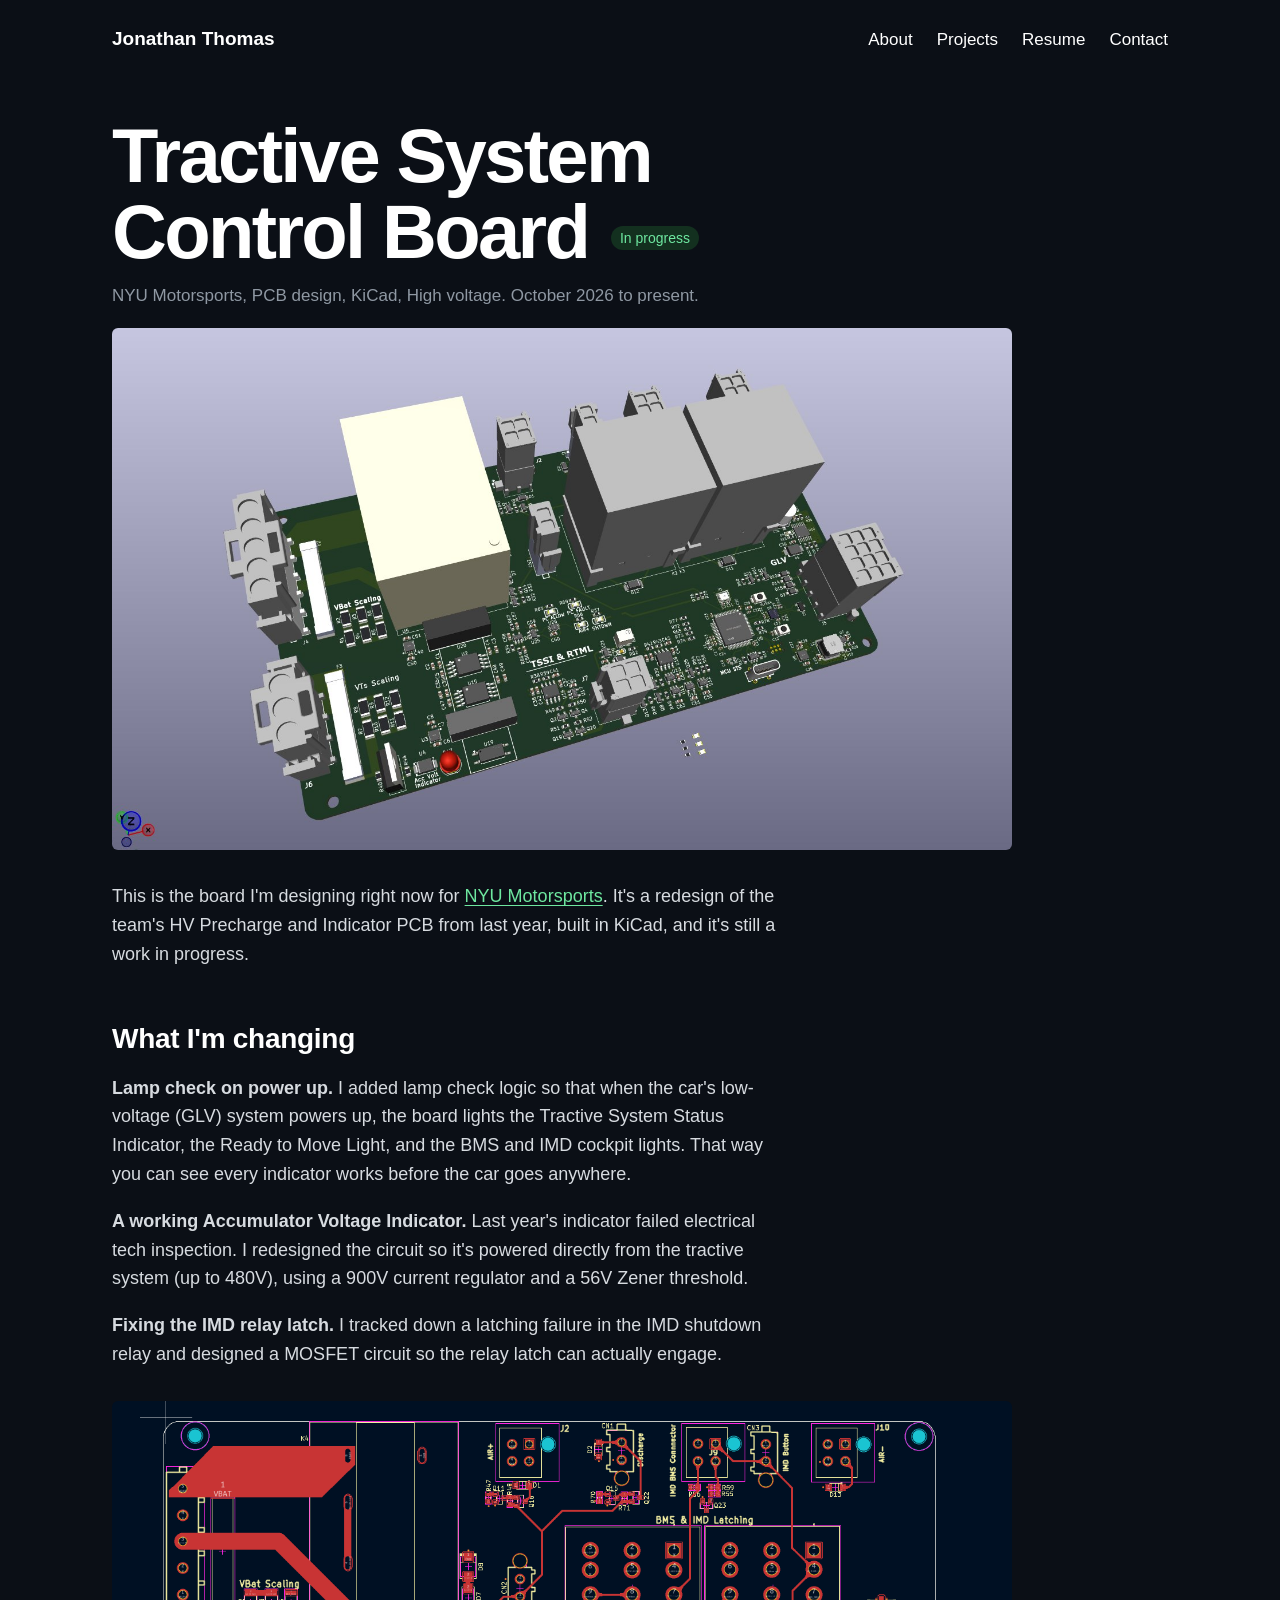
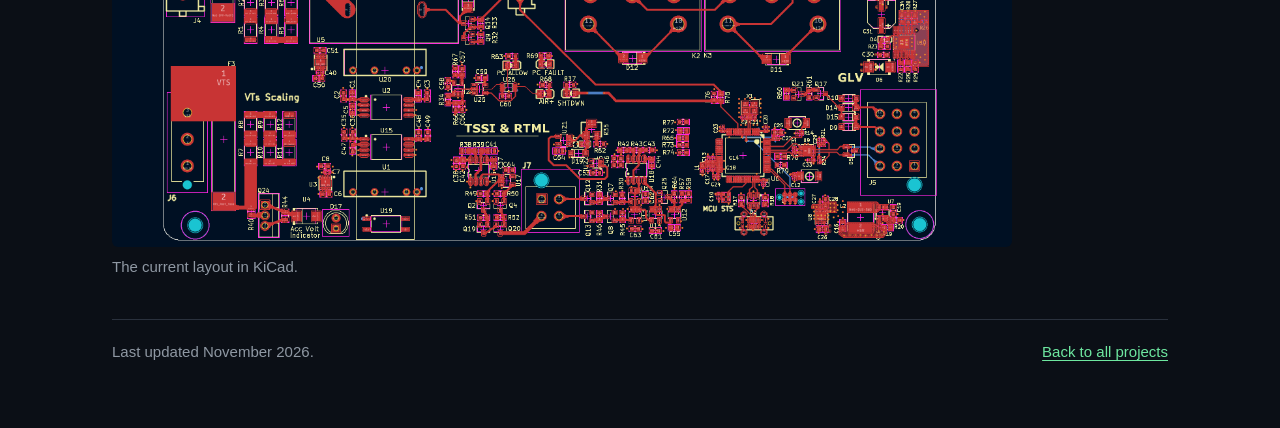
<file: tractive-system-board.html>
<!DOCTYPE html>
<html lang="en">
<head>
  <meta charset="UTF-8" />
  <meta name="viewport" content="width=device-width, initial-scale=1.0" />
  <title>Tractive System Control Board - JT</title>
  <meta name="description" content="A redesign of NYU Motorsports' high-voltage precharge and indicator PCB in KiCad: lamp check logic, a tractive-system-powered accumulator voltage indicator, and a fixed IMD relay latch." />
  <link rel="stylesheet" href="style.css" />
</head>
<body>
  <div class="wrap">
    <header class="topbar">
      <a class="name" href="index.html">Jonathan Thomas</a>
      <nav aria-label="Main">
        <a href="index.html#about">About</a>
        <a href="index.html#projects">Projects</a>
        <a href="index.html#resume">Resume</a>
        <a href="index.html#contact">Contact</a>
      </nav>
    </header>
  <main class="detail">
    <h1>Tractive System Control Board <span class="wip">In progress</span></h1>
    <p class="detail-meta">NYU Motorsports, PCB design, KiCad, High voltage. October 2026 to present.</p>

    <img class="hero-img" alt="3D render of the Tractive System Control Board in KiCad, showing the relays, connectors and control circuitry"
         src="assets/tsc-board-3d.jpg" />

    <p>This is the board I'm designing right now for <a href="nyu-motorsports.html">NYU Motorsports</a>. It's a redesign of the team's HV Precharge and Indicator PCB from last year, built in KiCad, and it's still a work in progress.</p>

    <h2>What I'm changing</h2>

    <p><strong>Lamp check on power up.</strong> I added lamp check logic so that when the car's low-voltage (GLV) system powers up, the board lights the Tractive System Status Indicator, the Ready to Move Light, and the BMS and IMD cockpit lights. That way you can see every indicator works before the car goes anywhere.</p>

    <p><strong>A working Accumulator Voltage Indicator.</strong> Last year's indicator failed electrical tech inspection. I redesigned the circuit so it's powered directly from the tractive system (up to 480V), using a 900V current regulator and a 56V Zener threshold.</p>

    <p><strong>Fixing the IMD relay latch.</strong> I tracked down a latching failure in the IMD shutdown relay and designed a MOSFET circuit so the relay latch can actually engage.</p>

    <figure>
      <img src="assets/tsc-board-layout.png" alt="KiCad PCB layout of the board, with labeled sections for VBat and VTs scaling, BMS and IMD latching, TSSI and RTML, GLV, and the microcontroller" loading="lazy" />
      <figcaption>The current layout in KiCad.</figcaption>
    </figure>

    <footer><span>Last updated November 2026.</span><a href="index.html">Back to all projects</a></footer>
  </main>
  </div>
</body>
</html>
</file>
<file: style.css>
/* ============================================================
   style.css — shared styles for every page of the site
   ------------------------------------------------------------
   Every .html file links to this one file, so changing a color
   or font here updates the WHOLE site at once.
   Change --accent to recolor every link and highlight.
   Fonts are the plain system sans (Helvetica / Arial), already on
   every device, so nothing has to download.
   ============================================================ */

:root {
  color-scheme: dark;     /* dark scrollbars and form controls */
  --bg:        #0b0f16;   /* page background (deep navy-black) */
  --ink:       #ffffff;   /* headings */
  --text:      #d7dbe0;   /* body text */
  --muted:     #8f98a3;   /* captions, dates, secondary text */
  --accent:    #6ee7a0;   /* links + highlights (bright PCB green) */
  --tint:      #13301f;   /* dark green for tags */
  --line:      #2a313d;   /* thin divider lines */
  --card:      #151b25;   /* image placeholder / demo background */

  --font: "Helvetica Neue", Helvetica, Arial, sans-serif;

  --measure:   1120px;    /* max page width */
  --text-col:  680px;     /* max width of a paragraph column */

  /* Aliases used by the interactive demo widget on the BitCrusher page */
  --text-secondary: var(--muted);
  --text-muted:     var(--muted);
  --surface-1:      var(--card);
  --radius:         6px;
}

* { box-sizing: border-box; }
html { -webkit-text-size-adjust: 100%; scroll-behavior: smooth; }
img, video { max-width: 100%; height: auto; }

body {
  margin: 0;
  background: var(--bg);
  color: var(--text);
  font-family: var(--font);
  font-size: 18px;
  line-height: 1.6;
  -webkit-font-smoothing: antialiased;
}

h1, h2, h3 { color: var(--ink); font-weight: 700; }

a { color: var(--accent); text-decoration-thickness: 1px; text-underline-offset: 3px; }
a:hover { text-decoration-thickness: 2px; }
a:focus-visible { outline: 2px solid var(--accent); outline-offset: 3px; border-radius: 2px; }

.sr-only {
  position: absolute; width: 1px; height: 1px;
  padding: 0; margin: -1px; overflow: hidden;
  clip: rect(0 0 0 0); white-space: nowrap; border: 0;
}

/* The centered column every page lives inside */
.wrap { max-width: var(--measure); margin: 0 auto; padding: 0 32px 64px; }

/* ---------- Top bar (every page) ---------- */
.topbar {
  display: flex; justify-content: space-between; align-items: baseline;
  flex-wrap: wrap; gap: 8px 24px;
  padding: 24px 0;
}
.topbar .name { color: var(--ink); font-weight: 700; text-decoration: none; font-size: 19px; }
.topbar nav { display: flex; gap: 24px; flex-wrap: wrap; }
.topbar nav a { color: var(--ink); text-decoration: none; font-size: 17px; }
.topbar nav a:hover { color: var(--accent); text-decoration: underline; }

/* ---------- Home: big headline ---------- */
.hero-title {
  font-size: clamp(54px, 11.5vw, 156px);
  font-weight: 700;
  line-height: 0.92;
  letter-spacing: -0.045em;
  margin: 48px 0 40px;
  max-width: 11ch;
}

.hero-photo { margin: 0 0 88px; }
.hero-photo img { width: 100%; display: block; border-radius: var(--radius); }
.hero-photo figcaption { font-style: normal; }

/* ---------- Home: sections with a side heading ---------- */
.split {
  display: grid;
  grid-template-columns: 220px minmax(0, 1fr);
  gap: 24px 48px;
  padding: 40px 0 72px;
  border-top: 2px solid var(--ink);
}
.split > h2 { font-size: 28px; line-height: 1.1; margin: 0; letter-spacing: -0.01em; }
.split p { margin: 0 0 18px; max-width: var(--text-col); }
.split .big { font-size: 24px; line-height: 1.4; color: var(--ink); }

.now { list-style: none; padding: 0; margin: 28px 0 0; max-width: var(--text-col); }
.now li {
  display: grid; grid-template-columns: 1fr auto; gap: 16px;
  padding: 12px 0; border-top: 1px solid var(--line);
}
.now li:last-child { border-bottom: 1px solid var(--line); }
.now strong { color: var(--ink); font-weight: 600; }
.now span { color: var(--muted); }

/* ---------- Home: project grid ---------- */
.projects { display: grid; grid-template-columns: repeat(2, minmax(0, 1fr)); gap: 56px 40px; }

.project { display: block; color: var(--text); text-decoration: none; }
.project img {
  width: 100%; aspect-ratio: 4 / 3; object-fit: cover; display: block;
  background: var(--card); border-radius: var(--radius); margin-bottom: 16px;
}
.project.featured { grid-column: 1 / -1; }
.project.featured img { aspect-ratio: 16 / 8; object-position: 50% 70%; }
.project h3 { font-size: 26px; line-height: 1.15; margin: 0 0 6px; letter-spacing: -0.01em; }
.project p { margin: 0; max-width: 56ch; }
.project:hover h3 { color: var(--accent); text-decoration: underline; text-decoration-thickness: 2px; text-underline-offset: 4px; }
.project:focus-visible { outline: 2px solid var(--accent); outline-offset: 6px; border-radius: 4px; }


/* "In progress" tag — used on cards and detail pages */
.tag, .card-badge, .wip {
  display: inline-block; vertical-align: middle;
  font-size: 14px; font-weight: 500; line-height: 1;
  color: var(--accent); background: var(--tint);
  padding: 5px 9px; border-radius: 999px; margin-left: 0.3em; white-space: nowrap;
  letter-spacing: 0;
}

/* ---------- Home: contact ---------- */
.contact-lines { margin: 0; }
.contact-lines a { font-size: clamp(22px, 3vw, 32px); font-weight: 600; display: inline-block; margin-bottom: 6px; word-break: break-word; }

/* ---------- Footer ---------- */
footer {
  margin-top: 40px; padding-top: 20px;
  border-top: 1px solid var(--line);
  display: flex; justify-content: space-between; flex-wrap: wrap; gap: 8px 24px;
  font-size: 15px; color: var(--muted);
}

/* ---------- Project detail pages ---------- */
.detail > h1 {
  font-size: clamp(40px, 6.5vw, 76px);
  font-weight: 700;
  line-height: 1; letter-spacing: -0.035em;
  margin: 40px 0 12px; max-width: 16ch;
}
.detail > p, .detail > h2, .detail > .links, .detail > .detail-meta,
.detail > ul, .detail > ol { max-width: var(--text-col); }
.detail p { margin: 0 0 18px; }
.detail h2 { font-size: 28px; margin: 48px 0 12px; letter-spacing: -0.01em; }
.detail-meta { font-size: 17px; color: var(--muted); margin: 0 0 24px; }
.back { display: none; } /* replaced by the top bar */

.links { display: flex; flex-wrap: wrap; gap: 8px 24px; margin: 0 0 28px; }
.links a { font-size: 19px; font-weight: 600; }

.hero-img { width: 100%; display: block; border-radius: var(--radius); margin: 8px 0 32px; }
.detail > .hero-img, .detail > figure, .detail > .figrow, .detail > .demo { max-width: 900px; }

figure { margin: 32px 0; }
figure img { width: 100%; display: block; border-radius: var(--radius); }
figcaption { font-size: 15px; color: var(--muted); margin-top: 8px; }

.figrow { display: grid; grid-template-columns: repeat(3, 1fr); gap: 16px; margin: 32px 0; }
.figrow figure { margin: 0; }

/* ---------- Interactive demo (BitCrusher page) ---------- */
.demo {
  margin: 32px 0; padding: 22px;
  background: var(--card); border-radius: var(--radius);
}
.demo-label { font-size: 16px; font-weight: 600; color: var(--ink); margin: 0 0 16px; }
.demo input[type="range"] { accent-color: var(--accent); cursor: pointer; }
.demo input[type="range"]:focus-visible { outline: 2px solid var(--accent); outline-offset: 3px; }
.demo .stat-value { font-variant-numeric: tabular-nums; }

/* ---------- Smaller screens ---------- */
@media (max-width: 760px) {
  .split { grid-template-columns: 1fr; padding: 28px 0 56px; }
  .projects { grid-template-columns: 1fr; gap: 44px; }
  .project.featured img { aspect-ratio: 4 / 3; }
  .figrow { grid-template-columns: 1fr; }
  .hero-photo { margin-bottom: 64px; }
}
@media (max-width: 520px) {
  body { font-size: 17px; }
  .wrap { padding: 0 20px 48px; }
  .topbar nav { gap: 18px; }
  .hero-title { margin: 28px 0 28px; }
  .now li { grid-template-columns: 1fr; gap: 2px; }
}

@media (prefers-reduced-motion: reduce) {
  html { scroll-behavior: auto; }
}

/* ---------- Home: hidden "more projects" list ---------- */
.more { margin-top: 56px; }
.more summary {
  display: inline-flex; align-items: center; gap: 12px;
  cursor: pointer; list-style: none;
  font-size: 19px; font-weight: 600; color: var(--ink);
  padding: 12px 20px; border: 2px solid var(--ink); border-radius: 999px;
}
.more summary::-webkit-details-marker { display: none; }
.more summary::after {          /* plus sign that turns into a minus */
  content: ""; width: 12px; height: 12px;
  background:
    linear-gradient(currentColor, currentColor) center / 12px 2px no-repeat,
    linear-gradient(currentColor, currentColor) center / 2px 12px no-repeat;
  transition: background-size .2s ease;
}
.more[open] summary::after { background-size: 12px 2px, 2px 0; }
.more summary:hover { background: var(--ink); color: var(--bg); }
.more summary:focus-visible { outline: 2px solid var(--accent); outline-offset: 3px; }
.more .more-close, .more[open] .more-open { display: none; }
.more[open] .more-close { display: inline; }

.minis { margin-top: 32px; border-top: 1px solid var(--line); }
.mini {
  display: grid; grid-template-columns: 160px minmax(0, 1fr);
  grid-template-rows: auto 1fr; gap: 6px 24px; align-items: start;
  padding: 20px 0; border-bottom: 1px solid var(--line);
  color: var(--text); text-decoration: none;
}
.mini img {
  grid-row: span 2; width: 100%; aspect-ratio: 4 / 3; object-fit: cover;
  border-radius: 4px; background: var(--card); display: block;
}
.mini h3 { font-size: 21px; line-height: 1.2; margin: 2px 0 0; }
.mini p { margin: 0; font-size: 17px; max-width: 56ch; }
.mini:hover h3 { color: var(--accent); text-decoration: underline; text-decoration-thickness: 2px; text-underline-offset: 4px; }
.mini:focus-visible { outline: 2px solid var(--accent); outline-offset: 4px; }

@media (max-width: 520px) {
  .mini { grid-template-columns: 96px minmax(0, 1fr); gap: 4px 16px; }
  .mini img { grid-row: span 1; }
  .mini p { grid-column: 1 / -1; margin-top: 8px; }
}
@media (prefers-reduced-motion: reduce) { .more summary::after { transition: none; } }

/* ---------- Home: resume viewer ---------- */
.button {
  display: inline-block;
  font-size: 17px; font-weight: 600; color: var(--ink); text-decoration: none;
  padding: 11px 20px; border: 2px solid var(--ink); border-radius: 999px;
}
.button:hover { background: var(--ink); color: var(--bg); }
.resume-frame {
  margin-top: 24px;
  border: 1px solid var(--line); border-radius: var(--radius);
  overflow: hidden; background: var(--card);
}
.resume-frame iframe { display: block; width: 100%; height: min(1050px, 85vh); border: 0; }
.resume-note { margin-top: 12px !important; font-size: 15px; color: var(--muted); }
@media (max-width: 520px) { .resume-frame iframe { height: 70vh; } }

/* ---------- Detail pages: wide hero, matched pairs, text + photo row ---------- */
.detail > figure.wide { max-width: 1056px; margin: 8px 0 40px; }
.detail .lead { font-size: 22px; line-height: 1.5; color: var(--ink); }

.detail > .pair, .detail > .media-row { max-width: 1056px; }
.pair { display: grid; grid-template-columns: 1fr 1fr; gap: 20px; align-items: start; margin: 24px 0 8px; }
.pair figure { margin: 0; }
/* .same = both media cropped to one shape; set --ar inline, e.g. style="--ar: 4 / 3;" */
.pair.same img, .pair.same video {
  width: 100%; aspect-ratio: var(--ar, 4 / 3); object-fit: cover; display: block;
  border-radius: var(--radius); background: var(--card);
}

.media-row {
  display: grid; grid-template-columns: minmax(0, 1.25fr) minmax(0, 1fr);
  gap: 40px; align-items: start; margin: 8px 0;
}
.media-row figure { margin: 0; }
.media-row img { aspect-ratio: 4 / 5; object-fit: cover; }

.pair.trio { grid-template-columns: repeat(3, 1fr); }

@media (max-width: 700px) {
  .pair, .pair.trio, .media-row { grid-template-columns: 1fr; gap: 24px; }
}
</file>
